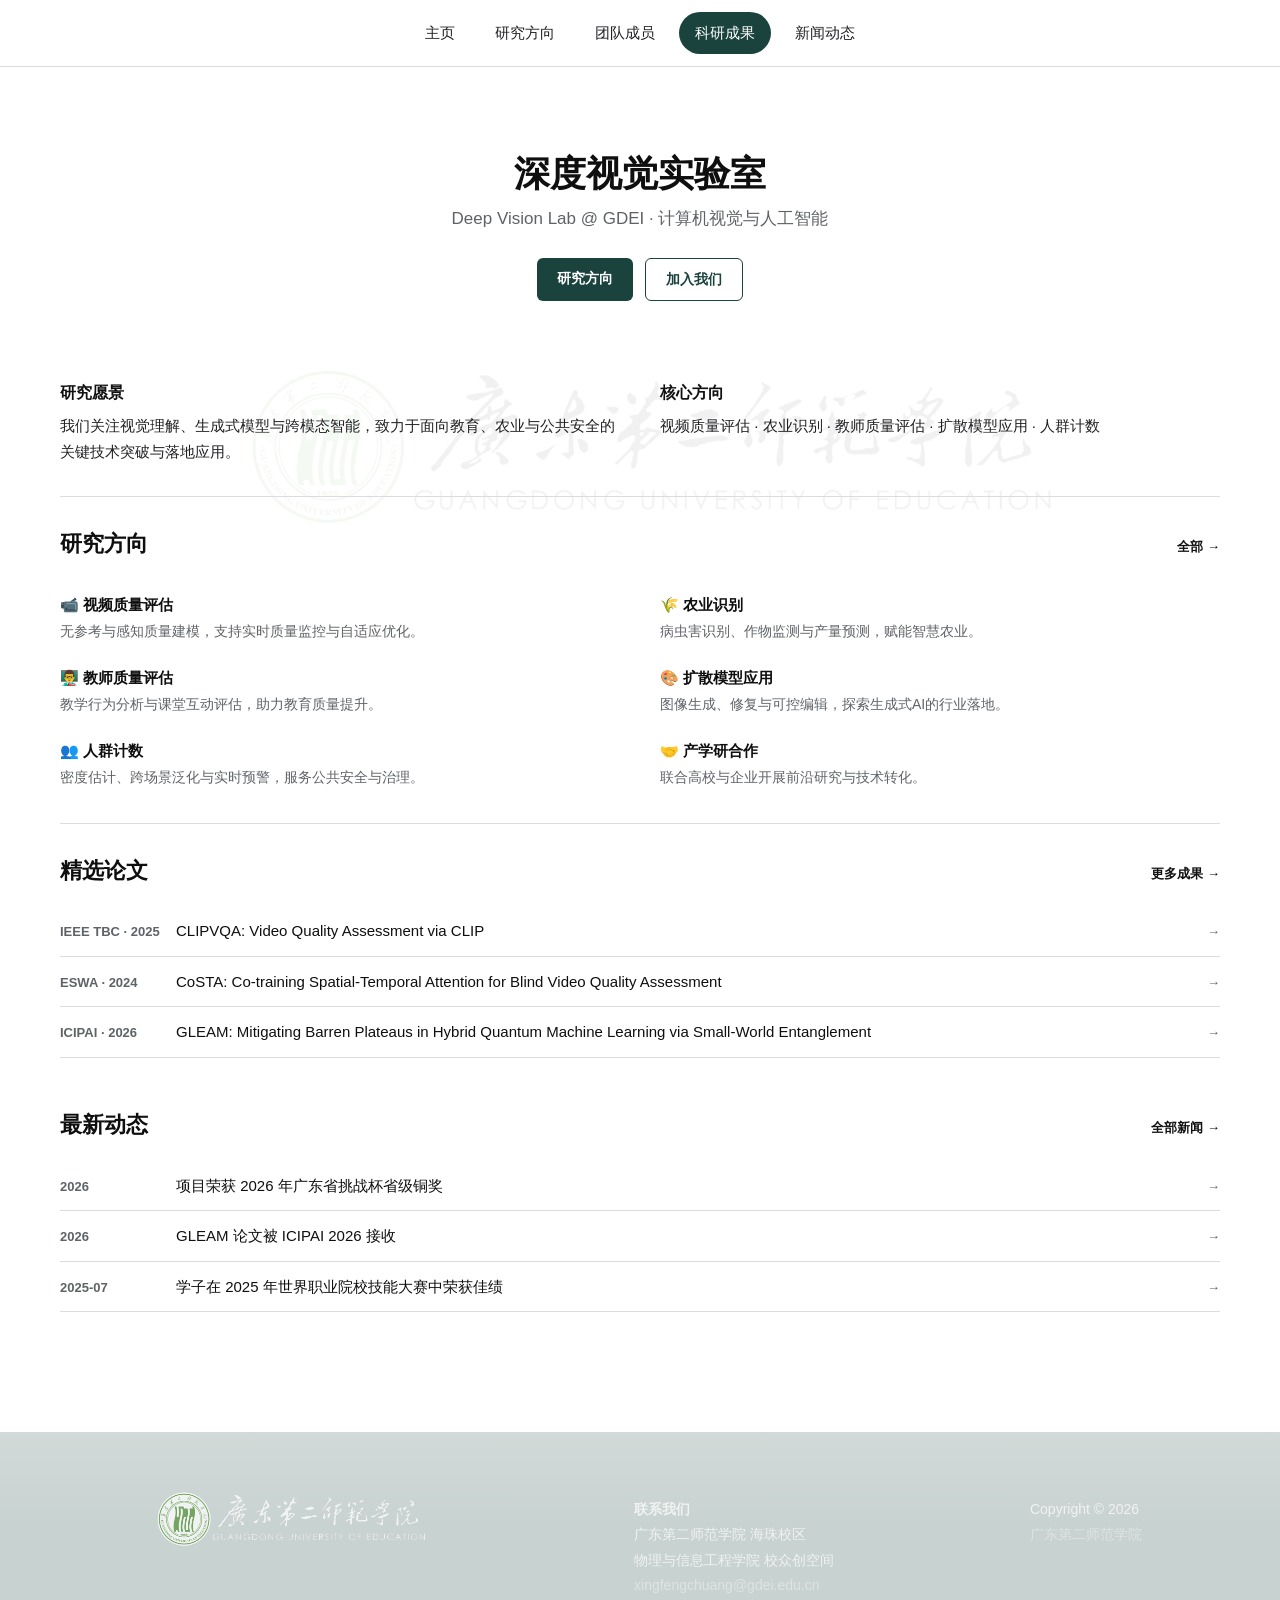
<file: index.html>
<!DOCTYPE html>
<html lang="zh-CN">
  <head>
    <meta charset="utf-8" />
    <meta name="viewport" content="width=device-width, initial-scale=1.0">
    <meta name="keywords" content="广东第二师范学院深度视觉实验室, 深度视觉, 计算机视觉, 人工智能, 视频质量评估, 农业识别, 教师质量评估, 扩散模型, 人群计数">
    <meta name="description" content="广东第二师范学院深度视觉实验室（Deep Vision Lab @ GDEI）。专注于计算机视觉与人工智能，包括视频质量评估、农业识别、教师质量评估、扩散模型与人群计数等方向。">
    <title>广东第二师范学院深度视觉实验室</title>

    <link rel="stylesheet" href="css/bootstrap.min.css">
    <link rel="stylesheet" href="css/common.css">
    <link rel="stylesheet" href="css/style.css" />
    <link rel="stylesheet" href="css/viewer.css" />

    <style>
      /* === 首页专属 === */
      .hero {
        padding: 64px 20px 48px; text-align: center;
        background: transparent;
      }
      .hero h1 { font-size: clamp(26px, 4.5vw, 36px); margin-bottom: 8px; }
      .hero p { font-size: clamp(14px, 2vw, 17px); color: var(--text-muted); margin-bottom: 24px; }
      .hero .cta { display: inline-flex; gap: 12px; flex-wrap: wrap; }

      /* 全页水印 Logo */
      .page-watermark {
        position: fixed; top: 50%; left: 50%; z-index: 0;
        width: 900px; height: 300px; pointer-events: none;
        background: url('images/black logo.png') center/contain no-repeat;
        opacity: 0.06;
        transform: translate(-50%, -50%);
        transition: transform 0.05s linear;
      }

      .home-container { max-width: 1200px; margin: 0 auto; padding: 0 20px 40px; position: relative; z-index: 1; }

      /* 简介双栏 — 不用卡片 */
      .about-grid {
        display: grid; grid-template-columns: 1fr 1fr; gap: 40px;
        padding: 32px 0; border-bottom: 1px solid var(--border);
      }
      .about-item h3 { color: var(--primary); font-size: 16px; margin: 0 0 8px; font-weight: 600; }
      .about-item p  { color: var(--text-body); font-size: 15px; line-height: 1.7; margin: 0; }

      /* 方向列表 — 两列，图标在标题左 */
      .dir-grid {
        display: grid; grid-template-columns: 1fr 1fr; gap: 12px 40px;
        padding: 28px 0; border-bottom: 1px solid var(--border);
      }
      .dir-item { padding: 6px 0; }
      .dir-item h3 { font-size: 15px; font-weight: 600; color: var(--text-heading); margin: 0 0 4px; }
      .dir-item p  { font-size: 14px; color: var(--text-muted); margin: 0; line-height: 1.6; }

      /* 论文/动态列表 — 简单行 */
      .info-list { margin: 20px 0; border-bottom: 1px solid var(--border); }
      .info-row {
        display: grid; grid-template-columns: 100px 1fr auto;
        gap: 16px; align-items: baseline; padding: 12px 0;
        border-bottom: 1px solid var(--border);
      }
      .info-row:last-child { border-bottom: none; }
      .info-row .meta {
        font-size: 13px; font-weight: 600; color: var(--text-muted); white-space: nowrap;
      }
      .info-row a { font-size: 15px; color: var(--text-heading); }
      .info-row a:hover { color: var(--primary); }
      .info-row .more { font-size: 13px; color: var(--text-muted); }

      /* 区块标题右侧链接 */
      .title-row {
        display: flex; align-items: baseline; justify-content: space-between;
        padding-top: 32px;
      }
      .title-row h2 { margin: 0; }
      .title-row .view-all { font-size: 13px; font-weight: 600; color: var(--primary); }
      .title-row .view-all:hover { text-decoration: underline; }

      @media (max-width: 768px) {
        .about-grid, .dir-grid { grid-template-columns: 1fr; gap: 20px; }
        .info-row { grid-template-columns: 80px 1fr; }
        .info-row .more { display: none; }
        .hero { padding: 40px 16px 32px; }
        .hero .cta { flex-direction: column; align-items: center; }
      }

      /* === 滚轮渐入动画 === */
      .reveal { opacity: 0; transform: translateY(24px); transition: opacity 0.6s ease, transform 0.6s ease; }
      .reveal.visible { opacity: 1; transform: translateY(0); }
      .reveal-stagger > * { opacity: 0; transform: translateY(20px); transition: opacity 0.5s ease, transform 0.5s ease; }
      .reveal-stagger > *.visible { opacity: 1; transform: translateY(0); }

      /* === 滚动进度条 === */
      #scroll-bar {
        position: fixed; top: 0; left: 0; height: 3px;
        background: var(--nav-active); z-index: 9999;
        width: 0%; transition: width 0.1s linear;
      }
    </style>
  </head>
  <body>

    <div id="scroll-bar"></div>

    <div class="page-watermark" id="page-watermark"></div>

    <a class="skip-link" href="#main-content">跳到主要内容</a>

    <header class="main-header">
        <nav aria-label="主导航">
            <a href="index.html" class="active" aria-current="page" id="nav-home">主页</a>
            <a href="research.html" id="nav-research">研究方向</a>
            <a href="people.html">团队成员</a>
            <a href="publications.html" id="nav-pubs">科研成果</a>
            <a href="news.html" id="nav-news">新闻动态</a>
        </nav>
        <button class="menu-toggle" aria-label="展开或收起导航">☰</button>
    </header>

    <!-- Hero — 唯一居中的区域 -->
    <section class="hero">
      <h1>深度视觉实验室</h1>
      <p>Deep Vision Lab @ GDEI · 计算机视觉与人工智能</p>
      <div class="cta">
        <a class="btn btn-primary" href="research.html">研究方向</a>
        <a class="btn btn-outline" href="people.html#join-us">加入我们</a>
      </div>
    </section>

    <div class="home-container" id="main-content">

      <!-- 关于我们 — 双栏文本，无卡片 -->
      <div class="about-grid reveal">
        <div class="about-item">
          <h3>研究愿景</h3>
          <p>我们关注视觉理解、生成式模型与跨模态智能，致力于面向教育、农业与公共安全的关键技术突破与落地应用。</p>
        </div>
        <div class="about-item">
          <h3>核心方向</h3>
          <p>视频质量评估 · 农业识别 · 教师质量评估 · 扩散模型应用 · 人群计数</p>
        </div>
      </div>

      <!-- 研究方向 — 两列列表，无卡片 -->
      <div class="title-row reveal" id="section-research">
        <h2>研究方向</h2>
        <a href="research.html" class="view-all">全部 &rarr;</a>
      </div>
      <div class="dir-grid reveal-stagger">
        <div class="dir-item">
          <h3>📹 视频质量评估</h3>
          <p>无参考与感知质量建模，支持实时质量监控与自适应优化。</p>
        </div>
        <div class="dir-item">
          <h3>🌾 农业识别</h3>
          <p>病虫害识别、作物监测与产量预测，赋能智慧农业。</p>
        </div>
        <div class="dir-item">
          <h3>👨‍🏫 教师质量评估</h3>
          <p>教学行为分析与课堂互动评估，助力教育质量提升。</p>
        </div>
        <div class="dir-item">
          <h3>🎨 扩散模型应用</h3>
          <p>图像生成、修复与可控编辑，探索生成式AI的行业落地。</p>
        </div>
        <div class="dir-item">
          <h3>👥 人群计数</h3>
          <p>密度估计、跨场景泛化与实时预警，服务公共安全与治理。</p>
        </div>
        <div class="dir-item">
          <h3>🤝 产学研合作</h3>
          <p>联合高校与企业开展前沿研究与技术转化。</p>
        </div>
      </div>

      <!-- 精选论文 — 简单行列表 -->
      <div class="title-row reveal" id="section-pubs" id="section-pubs">
        <h2>精选论文</h2>
        <a href="publications.html" class="view-all">更多成果 &rarr;</a>
      </div>
      <div class="info-list reveal-stagger">
        <div class="info-row">
          <span class="meta">IEEE TBC&nbsp;·&nbsp;2025</span>
          <a href="publications.html">CLIPVQA: Video Quality Assessment via CLIP</a>
          <span class="more">&rarr;</span>
        </div>
        <div class="info-row">
          <span class="meta">ESWA&nbsp;·&nbsp;2024</span>
          <a href="publications.html">CoSTA: Co-training Spatial-Temporal Attention for Blind Video Quality Assessment</a>
          <span class="more">&rarr;</span>
        </div>
        <div class="info-row">
          <span class="meta">ICIPAI&nbsp;·&nbsp;2026</span>
          <a href="publications.html">GLEAM: Mitigating Barren Plateaus in Hybrid Quantum Machine Learning via Small-World Entanglement</a>
          <span class="more">&rarr;</span>
        </div>
      </div>

      <!-- 最新动态 — 同上 -->
      <div class="title-row reveal" id="section-news">
        <h2>最新动态</h2>
        <a href="news.html" class="view-all">全部新闻 &rarr;</a>
      </div>
      <div class="info-list reveal-stagger">
        <div class="info-row">
          <span class="meta">2026</span>
          <a href="news.html">项目荣获 2026 年广东省挑战杯省级铜奖</a>
          <span class="more">&rarr;</span>
        </div>
        <div class="info-row">
          <span class="meta">2026</span>
          <a href="news.html">GLEAM 论文被 ICIPAI 2026 接收</a>
          <span class="more">&rarr;</span>
        </div>
        <div class="info-row">
          <span class="meta">2025-07</span>
          <a href="news.html">学子在 2025 年世界职业院校技能大赛中荣获佳绩</a>
          <span class="more">&rarr;</span>
        </div>
      </div>

    </div>

    <footer class="main-footer">
        <div class="footer-content">
            <img src="images/white logo.png" alt="广东第二师范学院" class="logo-university-footer"
                 onerror="this.src='https://placehold.co/400x70/555/ccc?text=University+Logo+Footer'; this.onerror=null;">
            <address>
              <strong style="color: var(--footer-text);">联系我们</strong><br>
              广东第二师范学院 海珠校区<br>
              物理与信息工程学院 校众创空间<br>
              <span style="color: var(--footer-link);">xingfengchuang@gdei.edu.cn</span>
            </address>
            <address>
                Copyright &copy; <span id="copyright-year">2025</span><br>
                <a href="https://www.gdei.edu.cn/" target="_blank">广东第二师范学院</a>
            </address>
        </div>
    </footer>

    <script src="js/jquery.min.js"></script>
    <script src="js/bootstrap.min.js"></script>
    <script src="js/bootstrap-hover-dropdown.js"></script>
    <script src="js/viewer.js"></script>
    <script src="js/common.js?v=footer-reveal"></script>
    <script>
      try { document.getElementById('copyright-year').textContent = new Date().getFullYear(); } catch (e) {}
      (function () {
        var t = document.querySelector('.main-header .menu-toggle');
        var h = document.querySelector('.main-header');
        if (t && h) t.addEventListener('click', function () { h.classList.toggle('nav-open'); });
      })();

      // === 滚轮渐入动画 ===
      var observer = new IntersectionObserver(function (entries) {
        entries.forEach(function (entry) {
          if (entry.isIntersecting) {
            entry.target.classList.add('visible');
          }
        });
      }, { threshold: 0.15, rootMargin: '0px 0px -30px 0px' });

      document.querySelectorAll('.reveal').forEach(function (el) { observer.observe(el); });

      document.querySelectorAll('.reveal-stagger').forEach(function (container) {
        var children = container.children;
        for (var i = 0; i < children.length; i++) {
          children[i].style.transitionDelay = (i * 0.08) + 's';
          observer.observe(children[i]);
        }
      });

      // === 全页水印视差 ===
      var pageWM = document.getElementById('page-watermark');
      if (pageWM) {
        window.addEventListener('scroll', function () {
          var scrollY = window.scrollY || document.documentElement.scrollTop;
          var docH = document.documentElement.scrollHeight - window.innerHeight;
          var pct = docH > 0 ? scrollY / docH : 0;
          var offsetY = pct * 120; // 最多移动 120px
          pageWM.style.transform = 'translate(-50%, calc(-50% - ' + offsetY + 'px))';
        }, { passive: true });
      }

      // === 导航滚动高亮 ===
      var sections = {
        'section-research': 'nav-research',
        'section-pubs': 'nav-pubs',
        'section-news': 'nav-news'
      };
      var navLinks = {};
      for (var key in sections) {
        navLinks[key] = document.getElementById(sections[key]);
      }

      var navObserver = new IntersectionObserver(function (entries) {
        entries.forEach(function (entry) {
          var link = navLinks[entry.target.id];
          if (!link) return;
          if (entry.isIntersecting) {
            // Clear all active states
            document.querySelectorAll('.main-header nav a').forEach(function (a) { a.classList.remove('active'); });
            link.classList.add('active');
          }
        });
      }, { threshold: 0.4 });

      for (var id in sections) {
        var el = document.getElementById(id);
        if (el) navObserver.observe(el);
      }

      // Reset to home when scrolling back to top
      var homeLink = document.getElementById('nav-home');
      var heroEl = document.querySelector('.hero');
      if (homeLink && heroEl) {
        var heroObserver = new IntersectionObserver(function (entries) {
          if (entries[0].isIntersecting) {
            document.querySelectorAll('.main-header nav a').forEach(function (a) { a.classList.remove('active'); });
            homeLink.classList.add('active');
          }
        }, { threshold: 0.3 });
        heroObserver.observe(heroEl);
      }

      // === 滚动进度条 ===
      var bar = document.getElementById('scroll-bar');
      window.addEventListener('scroll', function () {
        var scrollTop = window.scrollY || document.documentElement.scrollTop;
        var docHeight = document.documentElement.scrollHeight - window.innerHeight;
        var pct = docHeight > 0 ? (scrollTop / docHeight) * 100 : 0;
        bar.style.width = pct + '%';
      }, { passive: true });
    </script>

  </body>
</html>
</file>
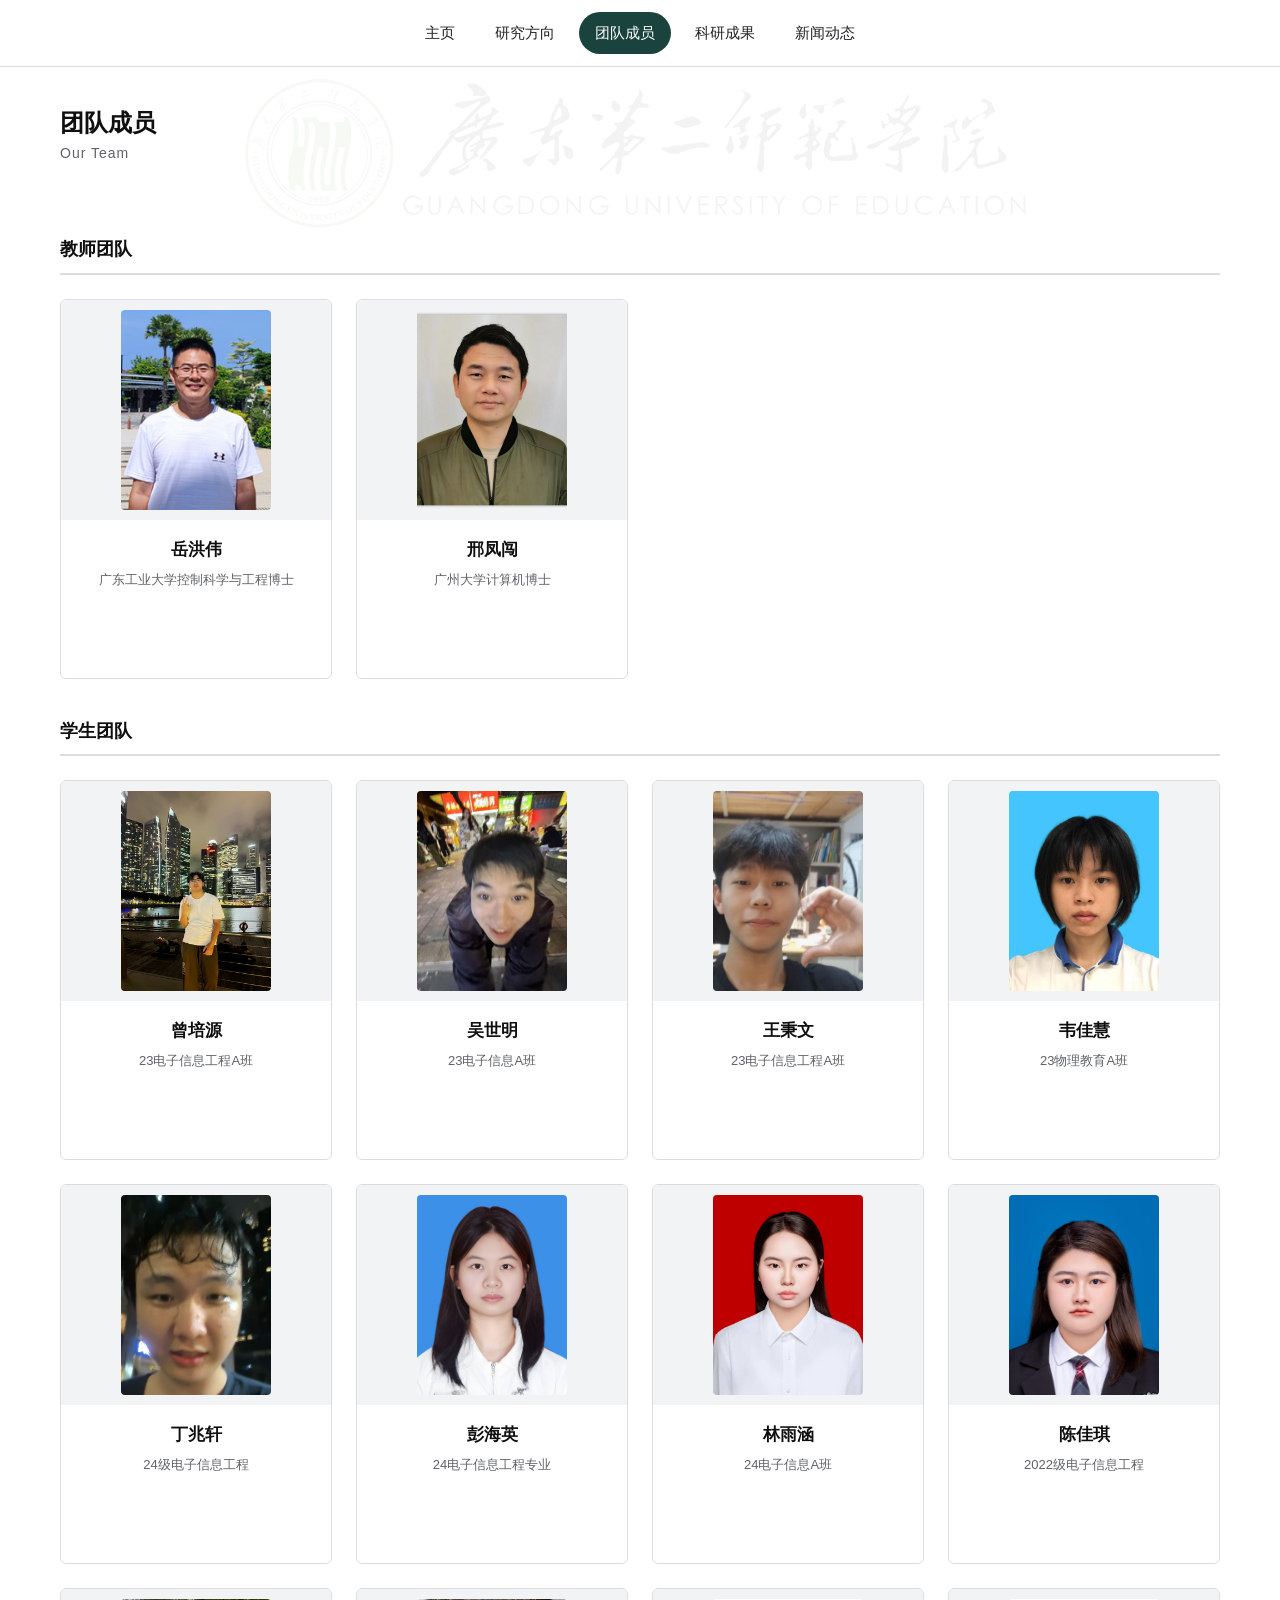
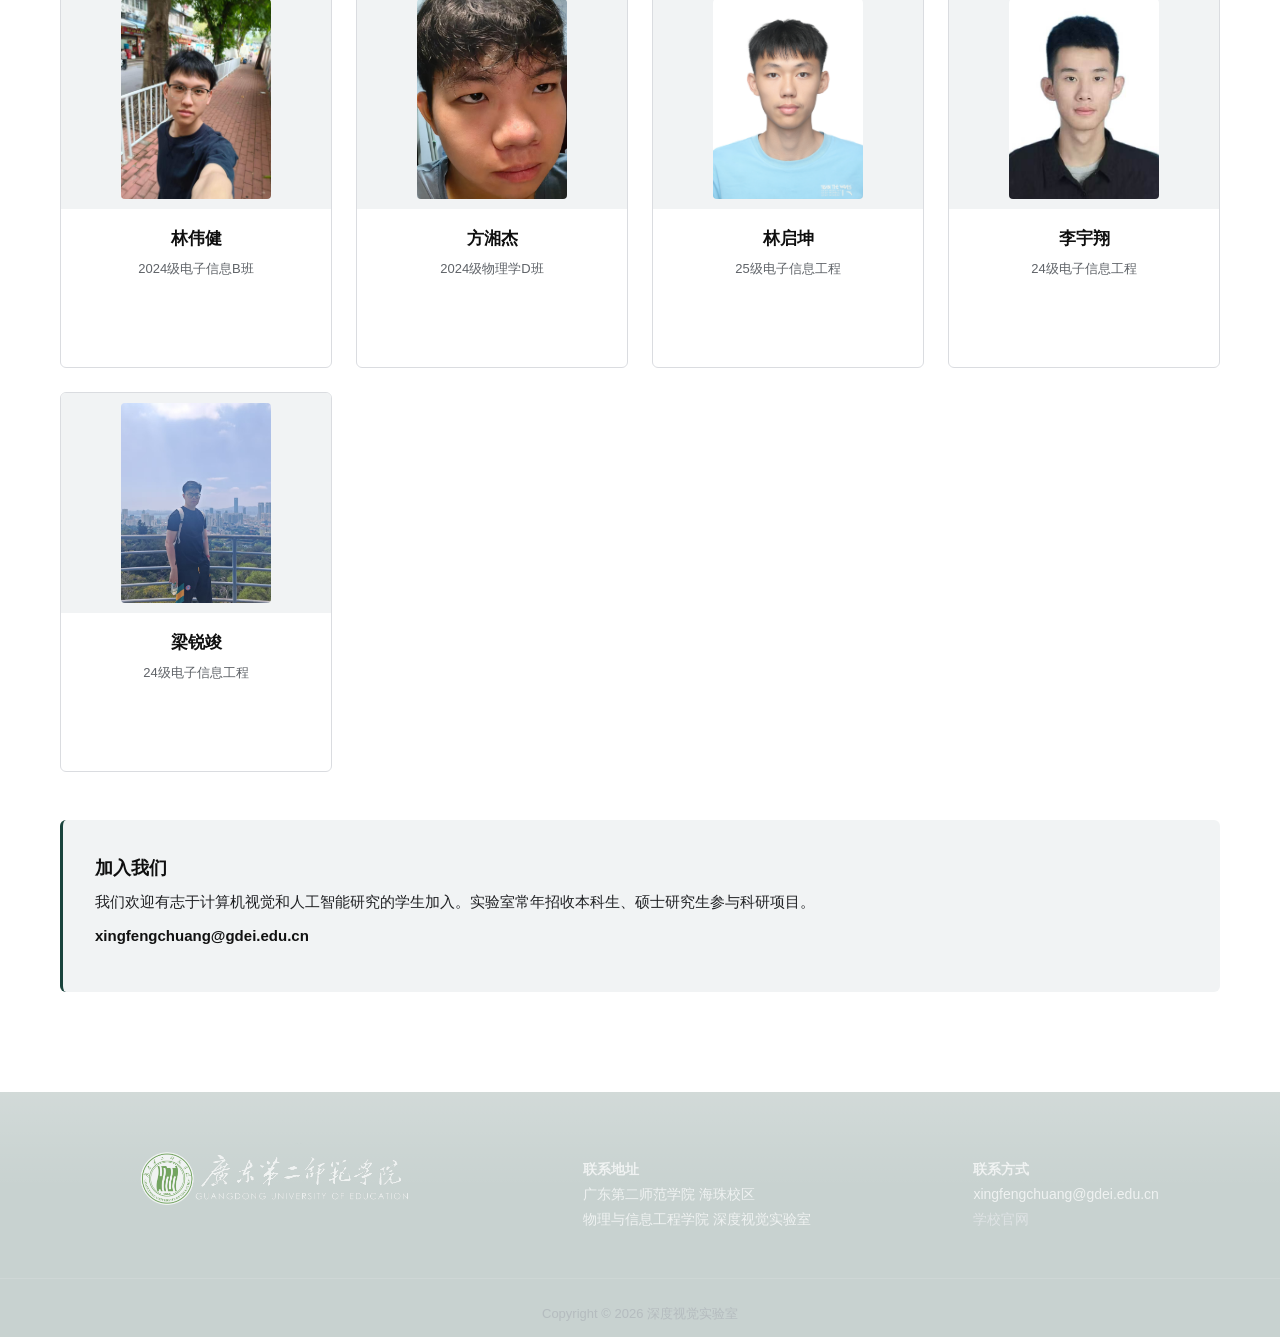
<file: people.html>
<!DOCTYPE html>
<html lang="zh-CN">
  <head>
    <meta charset="utf-8" />
    <meta name="viewport" content="width=device-width, initial-scale=1.0">
    <title>团队成员 - 广东第二师范学院深度视觉实验室</title>
    <link rel="stylesheet" href="css/bootstrap.min.css">
    <link rel="stylesheet" href="css/common.css">
    <link rel="stylesheet" href="css/style.css" />
    <style>
      /* === 团队成员专属 === */

      .section-header {
        margin-top: 40px; margin-bottom: 24px;
        padding-bottom: 10px; border-bottom: 2px solid var(--border);
      }
      .section-header h2 { font-size: 18px; font-weight: 700; margin: 0; color: var(--text-heading); }

      /* 成员网格 */
      .member-grid {
        display: grid;
        grid-template-columns: repeat(auto-fill, minmax(260px, 1fr));
        gap: 24px;
        margin-bottom: 40px;
      }

      /* === 翻转卡片 === */
      .member-card {
        perspective: 1000px; cursor: pointer;
        min-height: 380px;
      }
      .card-inner {
        position: relative; width: 100%; height: 100%;
        transition: transform 0.5s ease;
        transform-style: preserve-3d;
      }
      .member-card.flipped .card-inner { transform: rotateY(180deg); }

      .card-front, .card-back {
        position: absolute; inset: 0;
        backface-visibility: hidden;
        border-radius: 6px; border: 1px solid var(--border);
        background: var(--bg-card); overflow: hidden;
        display: flex; flex-direction: column;
      }
      .card-front .front-body { flex: 1; }
      .card-front .flip-hint {
        font-size: 11px; color: var(--text-muted);
        text-align: center; padding: 8px;
        border-top: 1px solid var(--border);
        opacity: 0; transition: opacity 0.2s;
      }
      .card-back {
        transform: rotateY(180deg);
        padding: 24px 20px;
      }

      /* 正面 — 照片 + 姓名 + 头衔 */
      .card-front .member-photo {
        width: 100%; height: 220px;
        background: var(--primary-light);
        display: flex; align-items: center; justify-content: center;
        overflow: hidden;
      }
      .card-front .member-photo img {
        width: 150px; height: 200px;
        object-fit: cover; object-position: top center;
        border-radius: 4px;
      }
      .card-front .front-info { padding: 16px 18px; text-align: center; }
      .card-front .member-name  { font-size: 17px; font-weight: 700; color: var(--text-heading); margin-bottom: 4px; }
      .card-front .member-title { font-size: 13px; color: var(--text-muted); font-weight: 500; }
      .member-card:hover .card-front .flip-hint { opacity: 1; }

      /* 背面 — 研究介绍 + 邮箱 */
      .card-back .back-name {
        font-size: 18px; font-weight: 700; color: var(--text-heading);
        margin-bottom: 16px; padding-bottom: 12px;
        border-bottom: 1px solid var(--border);
      }
      .card-back .member-research {
        font-size: 14px; color: var(--text-body); line-height: 1.7;
        flex-grow: 1; margin-bottom: 16px;
      }
      .card-back .member-contact {
        font-size: 12px; color: var(--text-muted);
        border-top: 1px solid var(--border); padding-top: 12px;
      }
      .card-back .back-hint {
        margin-top: 12px; font-size: 11px; color: var(--primary);
        text-align: center;
      }

      /* 加入我们 */
      #join-us {
        background: var(--primary-light); padding: 36px 32px;
        margin-top: 48px; border-radius: 6px;
        border-left: 3px solid var(--nav-active);
      }
      #join-us h2 { font-size: 18px; margin: 0 0 8px; }
      #join-us p  { font-size: 15px; color: var(--text-body); margin: 0 0 8px; line-height: 1.7; }
      #join-us strong { color: var(--primary); }

      @media (max-width: 768px) {
        .member-card { min-height: 340px; }
      }
    </style>
  </head>
  <body>

    <a class="skip-link" href="#main-content">跳到主要内容</a>

    <header class="main-header">
        <nav aria-label="主导航">
            <a href="index.html">主页</a>
            <a href="research.html">研究方向</a>
            <a href="people.html" class="active">团队成员</a>
            <a href="publications.html">科研成果</a>
            <a href="news.html">新闻动态</a>
        </nav>
        <button class="menu-toggle" aria-label="展开或收起导航">☰</button>
    </header>

    <section class="page-title watermark">
      <h1>团队成员</h1>
      <p>Our Team</p>
    </section>

    <div class="content-section" id="main-content">

      <div class="section-header"><h2>教师团队</h2></div>

            <!-- AUTO_TEACHERS_START -->
      <div class="member-grid">
        <div class="member-card" onclick="this.classList.toggle('flipped')">
          <div class="card-inner">
            <div class="card-front">
              <div class="front-body">
              <div class="member-photo">
            <img src="images/t-yhw.png" alt="岳洪伟" onerror="this.style.display='none';this.parentNode.innerHTML='<span style=font-size:40px>👨‍🏫</span>'">
          </div>
              <div class="front-info">
                <div class="member-name">岳洪伟</div>
                <div class="member-title">广东工业大学控制科学与工程博士</div>
                              </div>
              </div>
              <div class="flip-hint">Click</div>
            </div>
            <div class="card-back">
              <div class="back-name">岳洪伟</div>
              <div class="member-research">主要从事机器视觉方向的研究，现就职于广东第二师范学院物流与信息工程学院，共同完成项目开发与运营。</div>
              <div class="back-hint">Back</div>
            </div>
          </div>
        </div>

        <div class="member-card" onclick="this.classList.toggle('flipped')">
          <div class="card-inner">
            <div class="card-front">
              <div class="front-body">
              <div class="member-photo">
            <img src="images/t-xfc.png" alt="邢凤闯" onerror="this.style.display='none';this.parentNode.innerHTML='<span style=font-size:40px>👨‍🏫</span>'">
          </div>
              <div class="front-info">
                <div class="member-name">邢凤闯</div>
                <div class="member-title">广州大学计算机博士</div>
                              </div>
              </div>
              <div class="flip-hint">Click</div>
            </div>
            <div class="card-back">
              <div class="back-name">邢凤闯</div>
              <div class="member-research">主要从事机器视觉方向的研究，现就职于广东第二师范学院物流与信息工程学院，共同完成项目开发与运营。</div>
              <div class="back-hint">Back</div>
            </div>
          </div>
        </div>
      </div>
            <!-- AUTO_TEACHERS_END -->

      <div class="section-header"><h2>学生团队</h2></div>

            <!-- AUTO_STUDENTS_START -->
      <div class="member-grid">
        <div class="member-card" onclick="this.classList.toggle('flipped')">
          <div class="card-inner">
            <div class="card-front">
              <div class="front-body">
              <div class="member-photo">
            <img src="images/s-zpy.jpg" alt="曾培源" onerror="this.style.display='none';this.parentNode.innerHTML='<span style=font-size:40px>🎓</span>'">
          </div>
              <div class="front-info">
                <div class="member-name">曾培源</div>
                <div class="member-title">23电子信息工程A班</div>
                              </div>
              </div>
              <div class="flip-hint">Click</div>
            </div>
            <div class="card-back">
              <div class="back-name">曾培源</div>
              <div class="member-research">新加坡国立大学公费交流访学习（创新管理、人工智能），国家级大创主持人，发表SCI、EI等三篇，国家发明专利一项，软著三项。</div>
              <div class="back-hint">Back</div>
            </div>
          </div>
        </div>

        <div class="member-card" onclick="this.classList.toggle('flipped')">
          <div class="card-inner">
            <div class="card-front">
              <div class="front-body">
              <div class="member-photo">
            <img src="images/s-wsm.jpg" alt="吴世明" onerror="this.style.display='none';this.parentNode.innerHTML='<span style=font-size:40px>🎓</span>'">
          </div>
              <div class="front-info">
                <div class="member-name">吴世明</div>
                <div class="member-title">23电子信息A班</div>
                              </div>
              </div>
              <div class="flip-hint">Click</div>
            </div>
            <div class="card-back">
              <div class="back-name">吴世明</div>
              <div class="member-research">主要研究方向包括机器人智能控制、深度学习在机器人感知与决策中的应用、嵌入式系统软硬件协同设计，以及无刷电机（BLDC）闭环控制。</div>
              <div class="member-contact">hotgirlllllllll@outlook.com</div>
              <div class="back-hint">Back</div>
            </div>
          </div>
        </div>

        <div class="member-card" onclick="this.classList.toggle('flipped')">
          <div class="card-inner">
            <div class="card-front">
              <div class="front-body">
              <div class="member-photo">
            <img src="images/s-wbw.jpg" alt="王秉文" onerror="this.style.display='none';this.parentNode.innerHTML='<span style=font-size:40px>🎓</span>'">
          </div>
              <div class="front-info">
                <div class="member-name">王秉文</div>
                <div class="member-title">23电子信息工程A班</div>
                              </div>
              </div>
              <div class="flip-hint">Click</div>
            </div>
            <div class="card-back">
              <div class="back-name">王秉文</div>
              <div class="member-research">3D建模与打印，信号检测。<br>广东省aelos鸿蒙机器人挑战赛三等奖；3D建模全国高校数字艺术设计大赛未来设计师三等奖；深圳市昊科达电子有限公司实习生；深圳国测电子有限公司实习生。</div>
              <div class="back-hint">Back</div>
            </div>
          </div>
        </div>

        <div class="member-card" onclick="this.classList.toggle('flipped')">
          <div class="card-inner">
            <div class="card-front">
              <div class="front-body">
              <div class="member-photo">
            <img src="images/s-wjh.jpg" alt="韦佳慧" onerror="this.style.display='none';this.parentNode.innerHTML='<span style=font-size:40px>🎓</span>'">
          </div>
              <div class="front-info">
                <div class="member-name">韦佳慧</div>
                <div class="member-title">23物理教育A班</div>
                              </div>
              </div>
              <div class="flip-hint">Click</div>
            </div>
            <div class="card-back">
              <div class="back-name">韦佳慧</div>
              <div class="member-research">主要参与实验室教学辅助与物理实验数据分析。</div>
              <div class="back-hint">Back</div>
            </div>
          </div>
        </div>

        <div class="member-card" onclick="this.classList.toggle('flipped')">
          <div class="card-inner">
            <div class="card-front">
              <div class="front-body">
              <div class="member-photo">
            <img src="images/s-dzx.jpg" alt="丁兆轩" onerror="this.style.display='none';this.parentNode.innerHTML='<span style=font-size:40px>🎓</span>'">
          </div>
              <div class="front-info">
                <div class="member-name">丁兆轩</div>
                <div class="member-title">24级电子信息工程</div>
                              </div>
              </div>
              <div class="flip-hint">Click</div>
            </div>
            <div class="card-back">
              <div class="back-name">丁兆轩</div>
              <div class="member-research">视觉人工智能交互。</div>
              <div class="member-contact">3509417485@qq.com</div>
              <div class="back-hint">Back</div>
            </div>
          </div>
        </div>

        <div class="member-card" onclick="this.classList.toggle('flipped')">
          <div class="card-inner">
            <div class="card-front">
              <div class="front-body">
              <div class="member-photo">
            <img src="images/s-phy.jpg" alt="彭海英" onerror="this.style.display='none';this.parentNode.innerHTML='<span style=font-size:40px>🎓</span>'">
          </div>
              <div class="front-info">
                <div class="member-name">彭海英</div>
                <div class="member-title">24电子信息工程专业</div>
                              </div>
              </div>
              <div class="flip-hint">Click</div>
            </div>
            <div class="card-back">
              <div class="back-name">彭海英</div>
              <div class="member-research">嵌入式设备网络通信，优化低功耗数据传输方案。</div>
              <div class="member-contact">728195068@qq.com</div>
              <div class="back-hint">Back</div>
            </div>
          </div>
        </div>

        <div class="member-card" onclick="this.classList.toggle('flipped')">
          <div class="card-inner">
            <div class="card-front">
              <div class="front-body">
              <div class="member-photo">
            <img src="images/s-lyh.jpg" alt="林雨涵" onerror="this.style.display='none';this.parentNode.innerHTML='<span style=font-size:40px>🎓</span>'">
          </div>
              <div class="front-info">
                <div class="member-name">林雨涵</div>
                <div class="member-title">24电子信息A班</div>
                              </div>
              </div>
              <div class="flip-hint">Click</div>
            </div>
            <div class="card-back">
              <div class="back-name">林雨涵</div>
              <div class="member-research">深度神经网络学习，机器视觉与图像识别实验。</div>
              <div class="member-contact">2471810563@qq.com</div>
              <div class="back-hint">Back</div>
            </div>
          </div>
        </div>

        <div class="member-card" onclick="this.classList.toggle('flipped')">
          <div class="card-inner">
            <div class="card-front">
              <div class="front-body">
              <div class="member-photo">
            <img src="images/s-cjq.jpg" alt="陈佳琪" onerror="this.style.display='none';this.parentNode.innerHTML='<span style=font-size:40px>🎓</span>'">
          </div>
              <div class="front-info">
                <div class="member-name">陈佳琪</div>
                <div class="member-title">2022级电子信息工程</div>
                              </div>
              </div>
              <div class="flip-hint">Click</div>
            </div>
            <div class="card-back">
              <div class="back-name">陈佳琪</div>
              <div class="member-research">嵌入式与计算机视觉，基于ARM-MCU开发与融合多传感器，研究轻量级AI模型的优化与部署，应用于实时控制与计算机视觉任务。</div>
              <div class="member-contact">1706542118@qq.com</div>
              <div class="back-hint">Back</div>
            </div>
          </div>
        </div>

        <div class="member-card" onclick="this.classList.toggle('flipped')">
          <div class="card-inner">
            <div class="card-front">
              <div class="front-body">
              <div class="member-photo">
            <img src="images/s-lwj.jpg" alt="林伟健" onerror="this.style.display='none';this.parentNode.innerHTML='<span style=font-size:40px>🎓</span>'">
          </div>
              <div class="front-info">
                <div class="member-name">林伟健</div>
                <div class="member-title">2024级电子信息B班</div>
                              </div>
              </div>
              <div class="flip-hint">Click</div>
            </div>
            <div class="card-back">
              <div class="back-name">林伟健</div>
              <div class="member-research">大模型记忆与智能体记忆</div>
              <div class="back-hint">Back</div>
            </div>
          </div>
        </div>

        <div class="member-card" onclick="this.classList.toggle('flipped')">
          <div class="card-inner">
            <div class="card-front">
              <div class="front-body">
              <div class="member-photo">
            <img src="images/s-fxj.jpg" alt="方湘杰" onerror="this.style.display='none';this.parentNode.innerHTML='<span style=font-size:40px>🎓</span>'">
          </div>
              <div class="front-info">
                <div class="member-name">方湘杰</div>
                <div class="member-title">2024级物理学D班</div>
                              </div>
              </div>
              <div class="flip-hint">Click</div>
            </div>
            <div class="card-back">
              <div class="back-name">方湘杰</div>
              <div class="member-research">物理信息神经网络<br>全国大学生数学竞赛初赛三等奖</div>
              <div class="back-hint">Back</div>
            </div>
          </div>
        </div>

        <div class="member-card" onclick="this.classList.toggle('flipped')">
          <div class="card-inner">
            <div class="card-front">
              <div class="front-body">
              <div class="member-photo">
            <img src="images/s-lqk.jpg" alt="林启坤" onerror="this.style.display='none';this.parentNode.innerHTML='<span style=font-size:40px>🎓</span>'">
          </div>
              <div class="front-info">
                <div class="member-name">林启坤</div>
                <div class="member-title">25级电子信息工程</div>
                              </div>
              </div>
              <div class="flip-hint">Click</div>
            </div>
            <div class="card-back">
              <div class="back-name">林启坤</div>
              <div class="member-research">基于YOLO的轻量级鱼类检测方法研究</div>
              <div class="back-hint">Back</div>
            </div>
          </div>
        </div>

        <div class="member-card" onclick="this.classList.toggle('flipped')">
          <div class="card-inner">
            <div class="card-front">
              <div class="front-body">
              <div class="member-photo">
            <img src="images/s-lyx.jpg" alt="李宇翔" onerror="this.style.display='none';this.parentNode.innerHTML='<span style=font-size:40px>🎓</span>'">
          </div>
              <div class="front-info">
                <div class="member-name">李宇翔</div>
                <div class="member-title">24级电子信息工程</div>
                              </div>
              </div>
              <div class="flip-hint">Click</div>
            </div>
            <div class="card-back">
              <div class="back-name">李宇翔</div>
              <div class="member-research">优化视觉图像处理</div>
              <div class="back-hint">Back</div>
            </div>
          </div>
        </div>

        <div class="member-card" onclick="this.classList.toggle('flipped')">
          <div class="card-inner">
            <div class="card-front">
              <div class="front-body">
              <div class="member-photo">
            <img src="images/s-lrj.jpg" alt="梁锐竣" onerror="this.style.display='none';this.parentNode.innerHTML='<span style=font-size:40px>🎓</span>'">
          </div>
              <div class="front-info">
                <div class="member-name">梁锐竣</div>
                <div class="member-title">24级电子信息工程</div>
                              </div>
              </div>
              <div class="flip-hint">Click</div>
            </div>
            <div class="card-back">
              <div class="back-name">梁锐竣</div>
              <div class="member-research">优化视觉图像处理</div>
              <div class="back-hint">Back</div>
            </div>
          </div>
        </div>
      </div>
            <!-- AUTO_STUDENTS_END -->

      <div id="join-us">
        <h2>加入我们</h2>
        <p>我们欢迎有志于计算机视觉和人工智能研究的学生加入。实验室常年招收本科生、硕士研究生参与科研项目。</p>
        <p><strong>xingfengchuang@gdei.edu.cn</strong></p>
      </div>

    </div>

    <footer class="main-footer">
        <div class="footer-content">
            <img src="images/white logo.png" alt="广东第二师范学院" class="logo-university-footer" onerror="this.src='https://placehold.co/350x60/555/ccc?text=University+Logo';">
            <address>
              <strong style="color: var(--footer-text);">联系地址</strong><br>
              广东第二师范学院 海珠校区<br>
              物理与信息工程学院 深度视觉实验室
            </address>
            <address>
              <strong style="color: var(--footer-text);">联系方式</strong><br>
              xingfengchuang@gdei.edu.cn<br>
              <a href="https://www.gdei.edu.cn/" target="_blank">学校官网</a>
            </address>
        </div>
        <div class="footer-bottom">
          Copyright &copy; <span id="copyright-year">2025</span> 深度视觉实验室
        </div>
    </footer>

    <script src="js/jquery.min.js"></script>
    <script src="js/bootstrap.min.js"></script>
    <script src="js/common.js?v=footer-reveal"></script>
    <script>
      try { document.getElementById('copyright-year').textContent = new Date().getFullYear(); } catch (e) {}
      (function () {
        var t = document.querySelector('.menu-toggle');
        var h = document.querySelector('.main-header');
        if (t && h) t.addEventListener('click', function () { h.classList.toggle('nav-open'); });
      })();
    </script>
  </body>
</html>
</file>
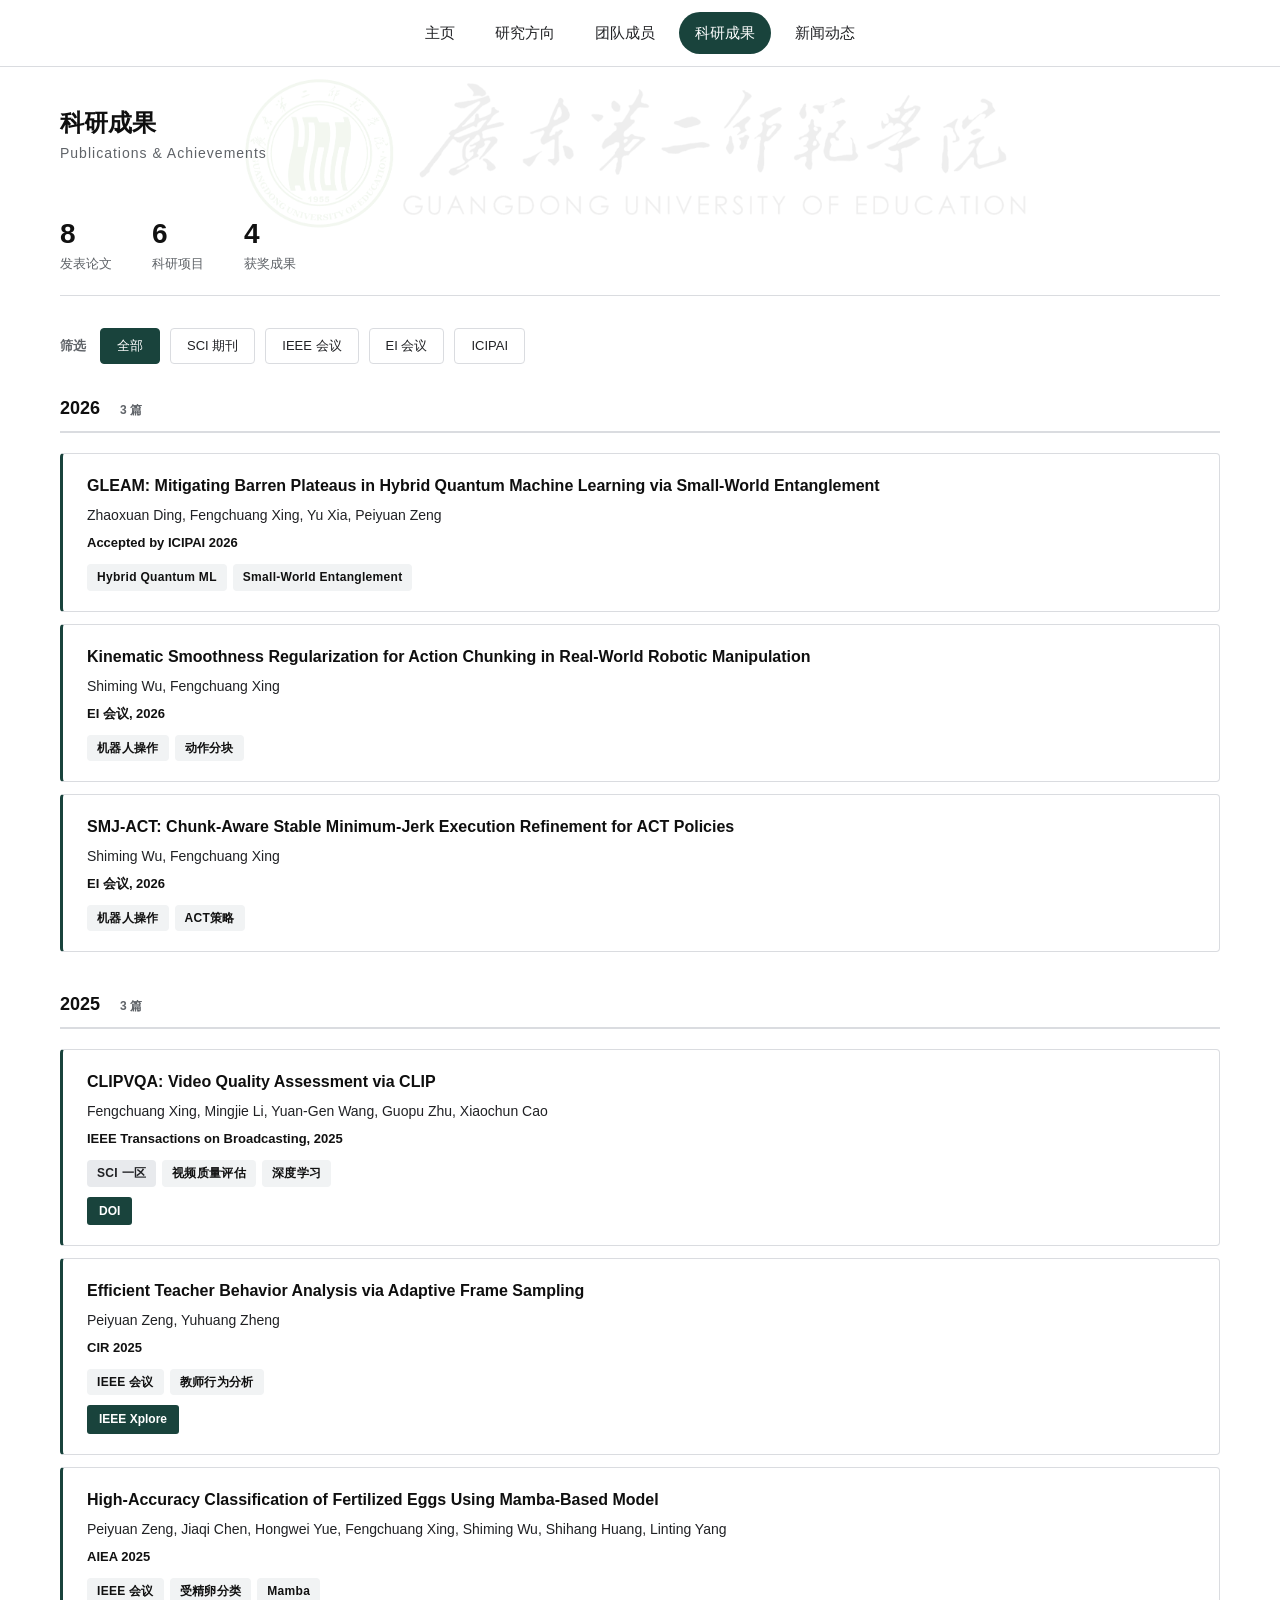
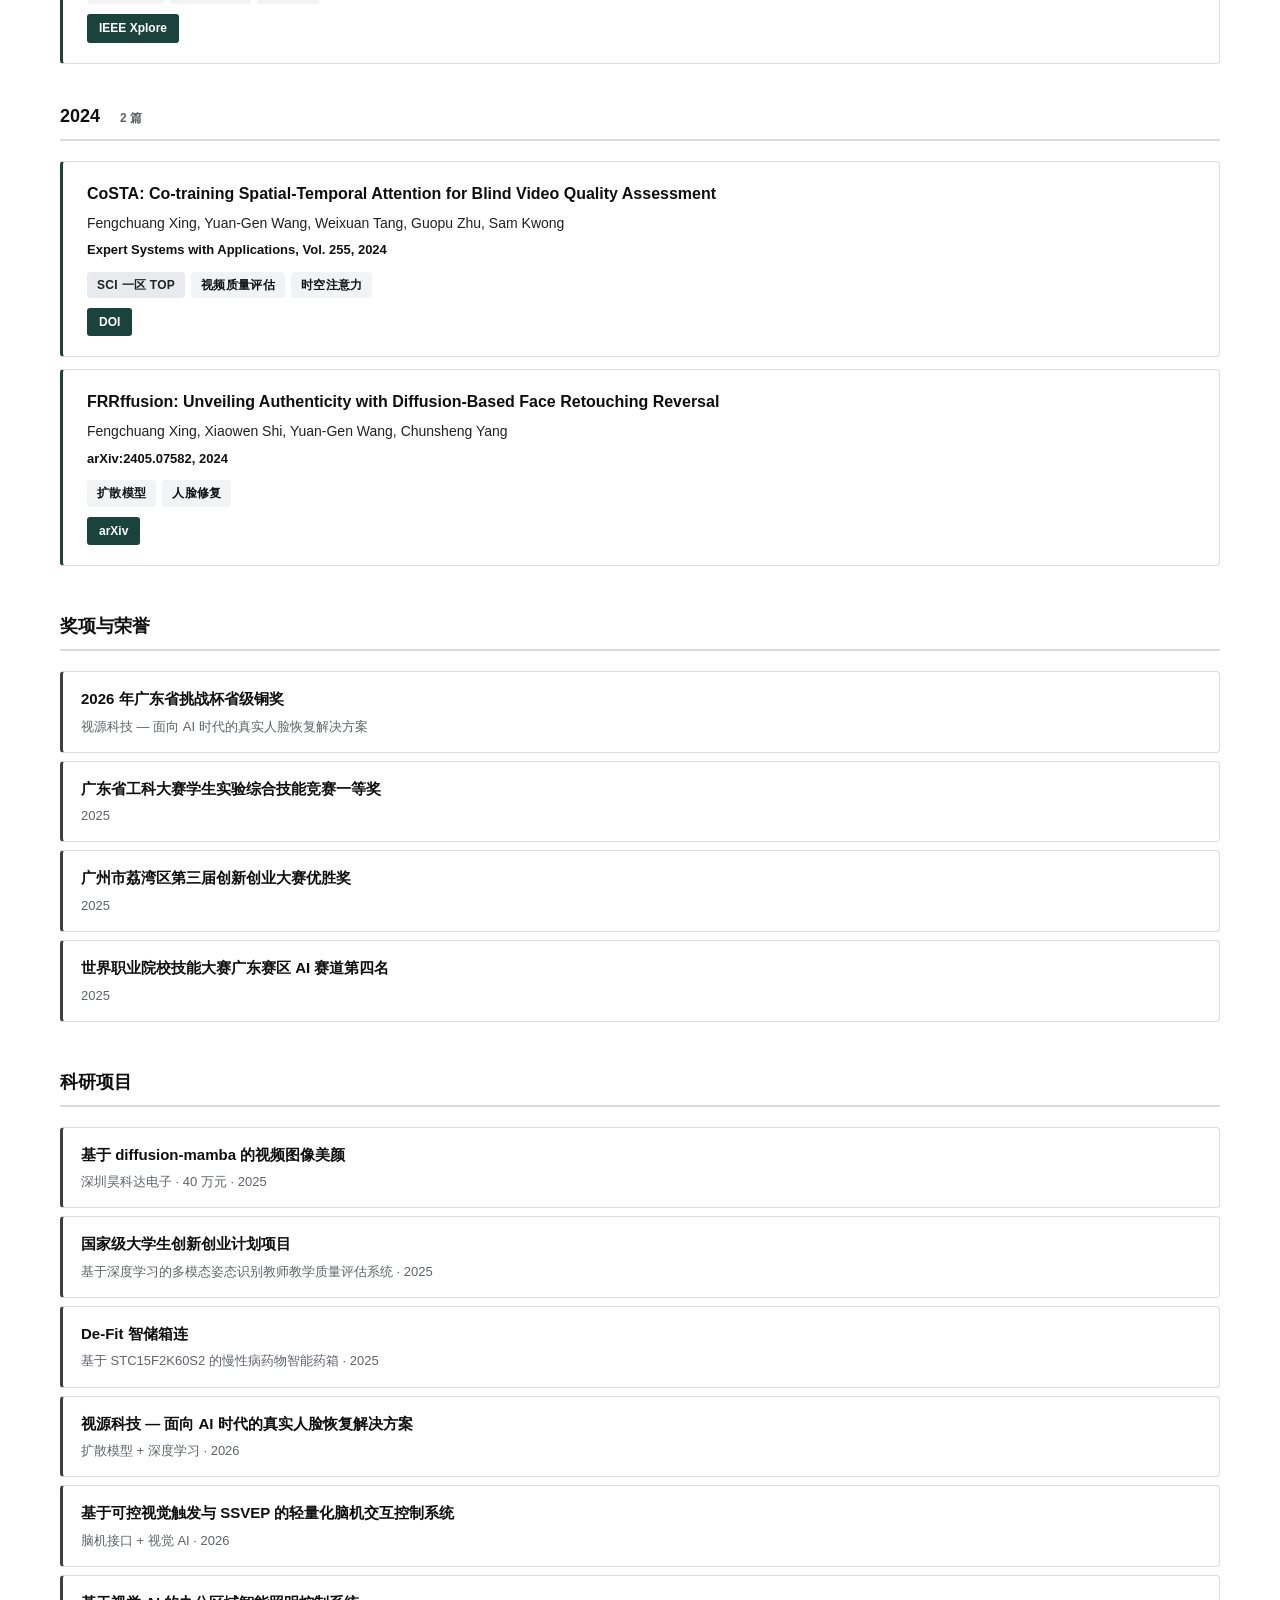
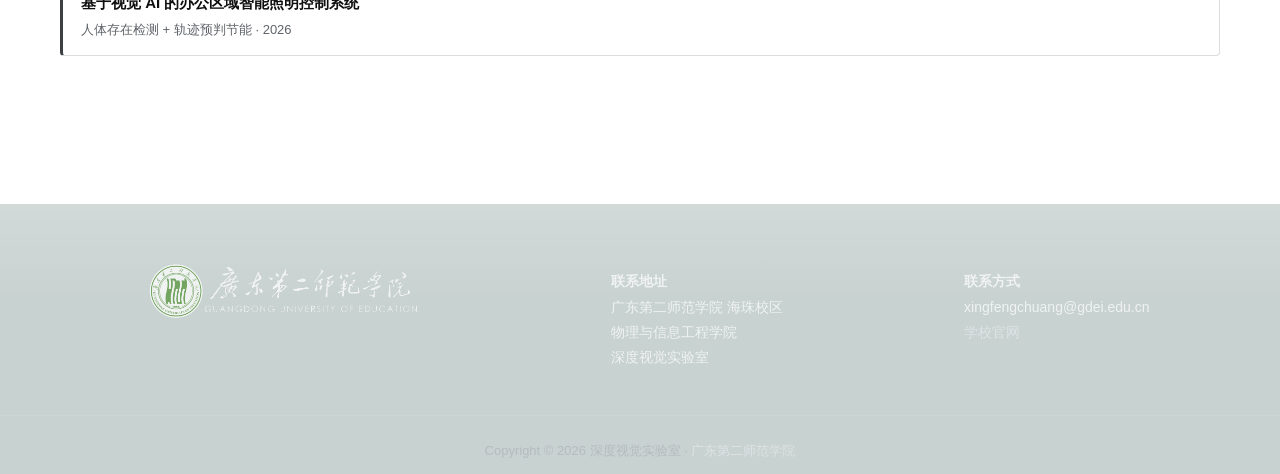
<file: publications.html>
<!DOCTYPE html>
<html lang="zh-CN">
  <head>
    <meta charset="utf-8" />
    <meta name="viewport" content="width=device-width, initial-scale=1.0">
    <meta name="keywords" content="广东第二师范学院深度视觉实验室, 科研成果, 论文发表">
    <meta name="description" content="广东第二师范学院深度视觉实验室科研成果与论文发表">
    <title>科研成果 - 广东第二师范学院深度视觉实验室</title>

    <link rel="stylesheet" href="css/bootstrap.min.css">
    <link rel="stylesheet" href="css/common.css">
    <link rel="stylesheet" href="css/style.css" />

    <style>
      /* === 科研成果专属 === */

      /* 统计数字行 — 不用渐变卡片 */
      .stats-row {
        display: flex; gap: 40px; padding: 20px 0;
        border-bottom: 1px solid var(--border); margin-bottom: 32px;
      }
      .stat-item { text-align: left; }
      .stat-number { font-size: 28px; font-weight: 800; color: var(--primary); line-height: 1.2; }
      .stat-label  { font-size: 13px; color: var(--text-muted); font-weight: 500; margin-top: 2px; }

      /* 筛选器 */
      .filter-section {
        display: flex; flex-wrap: wrap; gap: 10px; align-items: center; margin-bottom: 32px;
      }
      .filter-label { font-size: 13px; font-weight: 600; color: var(--text-muted); margin-right: 4px; }
      .filter-btn {
        padding: 6px 16px; border-radius: 4px; border: 1px solid var(--border);
        background: var(--bg-card); color: var(--text-body); cursor: pointer;
        font-size: 13px; font-weight: 500; transition: all 0.15s;
      }
      .filter-btn:hover { border-color: var(--nav-active); color: var(--nav-active); }
      .filter-btn.active { background: var(--nav-active); color: var(--text-inverse); border-color: var(--nav-active); }
      .filter-btn.show-all { background: var(--nav-active); color: var(--text-inverse); border-color: var(--nav-active); }

      /* 年份区域 */
      .year-section { margin-bottom: 40px; }
      .year-header {
        font-size: 18px; font-weight: 700; color: var(--text-heading);
        padding-bottom: 10px; margin-bottom: 20px;
        border-bottom: 2px solid var(--border);
        display: flex; align-items: baseline; gap: 10px;
      }
      .year-badge {
        font-size: 12px; font-weight: 600; color: var(--text-muted);
        background: var(--bg-page); padding: 2px 10px; border-radius: 3px;
      }

      /* 论文卡片 — 左侧色条 */
      .publication-card {
        background: var(--bg-card); border-radius: 4px; padding: 20px 24px;
        margin-bottom: 12px; border: 1px solid var(--border);
        border-left: 3px solid var(--nav-active);
        transition: border-color 0.15s;
      }
      .publication-card:hover { border-color: var(--nav-active); }
      .publication-card.hidden { display: none; }

      .pub-title {
        font-size: 16px; font-weight: 600; color: var(--text-heading);
        margin-bottom: 6px; line-height: 1.5;
      }
      .pub-authors { font-size: 14px; color: var(--text-body); margin-bottom: 4px; }
      .pub-venue   { font-size: 13px; color: var(--primary); font-weight: 600; margin-bottom: 10px; }

      .pub-tags { display: flex; flex-wrap: wrap; gap: 6px; margin-top: 8px; }

      .pub-links { margin-top: 10px; display: flex; gap: 8px; flex-wrap: wrap; }
      .pub-link {
        display: inline-block; padding: 4px 12px; border-radius: 3px;
        font-size: 12px; font-weight: 600; text-decoration: none; transition: all 0.15s;
        background: var(--nav-active); color: var(--text-inverse);
      }
      .pub-link:hover { background: var(--nav-active-hover); }
      .pub-link.pdf  { background: var(--accent-light); color: var(--text-body); }
      .pub-link.pdf:hover  { background: var(--nav-active); color: var(--text-inverse); }
      .pub-link.code { background: var(--nav-active); }
      .pub-link.code:hover { background: var(--nav-active-hover); }

      /* 奖项 & 项目 */
      .awards-section { margin: 48px 0; }
      .awards-section h2 {
        font-size: 18px; font-weight: 700; color: var(--text-heading);
        padding-bottom: 10px; margin-bottom: 20px;
        border-bottom: 2px solid var(--border);
      }
      .award-item {
        padding: 14px 18px; margin-bottom: 8px;
        background: var(--bg-card); border-radius: 4px;
        border: 1px solid var(--border); border-left: 3px solid var(--accent);
      }
      .award-title   { font-size: 15px; font-weight: 600; color: var(--text-heading); margin-bottom: 4px; }
      .award-details { font-size: 13px; color: var(--text-muted); }

      @media (max-width: 768px) {
        .stats-row { gap: 24px; }
        .filter-section { gap: 6px; }
        .filter-btn { padding: 5px 12px; font-size: 12px; }
        .publication-card { padding: 16px; }
        .pub-links { flex-direction: column; }
        .pub-link { text-align: center; }
      }
    
      .watermark::before { opacity: 0.07; }
    </style>
  </head>
  <body>
    <a class="skip-link" href="#main-content">跳到主要内容</a>

    <header class="main-header">
        <nav aria-label="主导航">
            <a href="index.html">主页</a>
            <a href="research.html">研究方向</a>
            <a href="people.html">团队成员</a>
            <a href="publications.html" class="active" aria-current="page">科研成果</a>
            <a href="news.html">新闻动态</a>
        </nav>
        <button class="menu-toggle" aria-label="展开或收起导航">☰</button>
    </header>

    <section class="page-title watermark">
      <h1>科研成果</h1>
      <p>Publications &amp; Achievements</p>
    </section>

    <div class="content-section" id="main-content">

      <!-- 统计 — 数字行 -->
      <div class="stats-row">
        <div class="stat-item"><div class="stat-number">8</div><div class="stat-label">发表论文</div></div>
        <div class="stat-item"><div class="stat-number">6</div><div class="stat-label">科研项目</div></div>
        <div class="stat-item"><div class="stat-number">4</div><div class="stat-label">获奖成果</div></div>
      </div>

      <!-- 筛选器 -->
      <div class="filter-section">
        <span class="filter-label">筛选</span>
        <button class="filter-btn show-all active" data-filter="all">全部</button>
        <button class="filter-btn" data-filter="SCI">SCI 期刊</button>
        <button class="filter-btn" data-filter="IEEE">IEEE 会议</button>
        <button class="filter-btn" data-filter="EI">EI 会议</button>
        <button class="filter-btn" data-filter="ICIPAI">ICIPAI</button>
      </div>

      <!-- 2026 -->
      <div class="year-section">
        <h2 class="year-header"><span>2026</span><span class="year-badge">3 篇</span></h2>

        <div class="publication-card" data-tags="ICIPAI">
          <div class="pub-title">GLEAM: Mitigating Barren Plateaus in Hybrid Quantum Machine Learning via Small-World Entanglement</div>
          <div class="pub-authors">Zhaoxuan Ding, Fengchuang Xing, Yu Xia, Peiyuan Zeng</div>
          <div class="pub-venue">Accepted by ICIPAI 2026</div>
          <div class="pub-tags">
            <span class="tag">Hybrid Quantum ML</span>
            <span class="tag">Small-World Entanglement</span>
          </div>
        </div>

        <div class="publication-card" data-tags="EI">
          <div class="pub-title">Kinematic Smoothness Regularization for Action Chunking in Real-World Robotic Manipulation</div>
          <div class="pub-authors">Shiming Wu, Fengchuang Xing</div>
          <div class="pub-venue">EI 会议, 2026</div>
          <div class="pub-tags"><span class="tag">机器人操作</span><span class="tag">动作分块</span></div>
        </div>

        <div class="publication-card" data-tags="EI">
          <div class="pub-title">SMJ-ACT: Chunk-Aware Stable Minimum-Jerk Execution Refinement for ACT Policies</div>
          <div class="pub-authors">Shiming Wu, Fengchuang Xing</div>
          <div class="pub-venue">EI 会议, 2026</div>
          <div class="pub-tags"><span class="tag">机器人操作</span><span class="tag">ACT策略</span></div>
        </div>
      </div>

      <!-- 2025 -->
      <div class="year-section">
        <h2 class="year-header"><span>2025</span><span class="year-badge">3 篇</span></h2>

        <div class="publication-card" data-tags="SCI">
          <div class="pub-title">CLIPVQA: Video Quality Assessment via CLIP</div>
          <div class="pub-authors">Fengchuang Xing, Mingjie Li, Yuan-Gen Wang, Guopu Zhu, Xiaochun Cao</div>
          <div class="pub-venue">IEEE Transactions on Broadcasting, 2025</div>
          <div class="pub-tags">
            <span class="tag highlight">SCI 一区</span>
            <span class="tag">视频质量评估</span><span class="tag">深度学习</span>
          </div>
          <div class="pub-links"><a href="#" class="pub-link">DOI</a></div>
        </div>

        <div class="publication-card" data-tags="IEEE">
          <div class="pub-title">Efficient Teacher Behavior Analysis via Adaptive Frame Sampling</div>
          <div class="pub-authors">Peiyuan Zeng, Yuhuang Zheng</div>
          <div class="pub-venue">CIR 2025</div>
          <div class="pub-tags"><span class="tag">IEEE 会议</span><span class="tag">教师行为分析</span></div>
          <div class="pub-links"><a href="#" class="pub-link">IEEE Xplore</a></div>
        </div>

        <div class="publication-card" data-tags="IEEE">
          <div class="pub-title">High-Accuracy Classification of Fertilized Eggs Using Mamba-Based Model</div>
          <div class="pub-authors">Peiyuan Zeng, Jiaqi Chen, Hongwei Yue, Fengchuang Xing, Shiming Wu, Shihang Huang, Linting Yang</div>
          <div class="pub-venue">AIEA 2025</div>
          <div class="pub-tags"><span class="tag">IEEE 会议</span><span class="tag">受精卵分类</span><span class="tag">Mamba</span></div>
          <div class="pub-links"><a href="#" class="pub-link">IEEE Xplore</a></div>
        </div>
      </div>

      <!-- 2024 -->
      <div class="year-section">
        <h2 class="year-header"><span>2024</span><span class="year-badge">2 篇</span></h2>

        <div class="publication-card" data-tags="SCI">
          <div class="pub-title">CoSTA: Co-training Spatial-Temporal Attention for Blind Video Quality Assessment</div>
          <div class="pub-authors">Fengchuang Xing, Yuan-Gen Wang, Weixuan Tang, Guopu Zhu, Sam Kwong</div>
          <div class="pub-venue">Expert Systems with Applications, Vol. 255, 2024</div>
          <div class="pub-tags">
            <span class="tag highlight">SCI 一区 TOP</span>
            <span class="tag">视频质量评估</span><span class="tag">时空注意力</span>
          </div>
          <div class="pub-links"><a href="#" class="pub-link">DOI</a></div>
        </div>

        <div class="publication-card" data-tags="">
          <div class="pub-title">FRRffusion: Unveiling Authenticity with Diffusion-Based Face Retouching Reversal</div>
          <div class="pub-authors">Fengchuang Xing, Xiaowen Shi, Yuan-Gen Wang, Chunsheng Yang</div>
          <div class="pub-venue">arXiv:2405.07582, 2024</div>
          <div class="pub-tags"><span class="tag">扩散模型</span><span class="tag">人脸修复</span></div>
          <div class="pub-links"><a href="#" class="pub-link">arXiv</a></div>
        </div>
      </div>

      <!-- 奖项 -->
      <div class="awards-section">
        <h2>奖项与荣誉</h2>
        <div class="award-item"><div class="award-title">2026 年广东省挑战杯省级铜奖</div><div class="award-details">视源科技 — 面向 AI 时代的真实人脸恢复解决方案</div></div>
        <div class="award-item"><div class="award-title">广东省工科大赛学生实验综合技能竞赛一等奖</div><div class="award-details">2025</div></div>
        <div class="award-item"><div class="award-title">广州市荔湾区第三届创新创业大赛优胜奖</div><div class="award-details">2025</div></div>
        <div class="award-item"><div class="award-title">世界职业院校技能大赛广东赛区 AI 赛道第四名</div><div class="award-details">2025</div></div>
      </div>

      <!-- 项目 -->
      <div class="awards-section">
        <h2>科研项目</h2>
        <div class="award-item"><div class="award-title">基于 diffusion-mamba 的视频图像美颜</div><div class="award-details">深圳昊科达电子 · 40 万元 · 2025</div></div>
        <div class="award-item"><div class="award-title">国家级大学生创新创业计划项目</div><div class="award-details">基于深度学习的多模态姿态识别教师教学质量评估系统 · 2025</div></div>
        <div class="award-item"><div class="award-title">De-Fit 智储箱连</div><div class="award-details">基于 STC15F2K60S2 的慢性病药物智能药箱 · 2025</div></div>
        <div class="award-item"><div class="award-title">视源科技 — 面向 AI 时代的真实人脸恢复解决方案</div><div class="award-details">扩散模型 + 深度学习 · 2026</div></div>
        <div class="award-item"><div class="award-title">基于可控视觉触发与 SSVEP 的轻量化脑机交互控制系统</div><div class="award-details">脑机接口 + 视觉 AI · 2026</div></div>
        <div class="award-item"><div class="award-title">基于视觉 AI 的办公区域智能照明控制系统</div><div class="award-details">人体存在检测 + 轨迹预判节能 · 2026</div></div>
      </div>

    </div>

    <footer class="main-footer">
        <div class="footer-content">
            <img src="images/white logo.png" alt="广东第二师范学院" class="logo-university-footer"
                 onerror="this.src='https://placehold.co/350x60/555/ccc?text=University+Logo'; this.onerror=null;">
            <address>
              <strong style="color: var(--footer-text);">联系地址</strong><br>
              广东第二师范学院 海珠校区<br>
              物理与信息工程学院<br>
              深度视觉实验室
            </address>
            <address>
              <strong style="color: var(--footer-text);">联系方式</strong><br>
              xingfengchuang@gdei.edu.cn<br>
              <a href="https://www.gdei.edu.cn/" target="_blank">学校官网</a>
            </address>
        </div>
        <div class="footer-bottom">
          Copyright &copy; <span id="copyright-year">2025</span> 深度视觉实验室 ·
          <a href="https://www.gdei.edu.cn/" target="_blank">广东第二师范学院</a>
        </div>
    </footer>

    <script src="js/jquery.min.js"></script>
    <script src="js/bootstrap.min.js"></script>
    <script src="js/common.js?v=footer-reveal"></script>
    <script>
      try { document.getElementById('copyright-year').textContent = new Date().getFullYear(); } catch (e) {}
      (function () {
        var t = document.querySelector('.main-header .menu-toggle');
        var h = document.querySelector('.main-header');
        if (t && h) t.addEventListener('click', function () { h.classList.toggle('nav-open'); });
      })();

      // 筛选器
      (function () {
        var btns = document.querySelectorAll('.filter-btn');
        var cards = document.querySelectorAll('.publication-card');
        var sections = document.querySelectorAll('.year-section');

        btns.forEach(function (btn) {
          btn.addEventListener('click', function () {
            btns.forEach(function (b) { b.classList.remove('active'); });
            btn.classList.add('active');
            var filter = btn.dataset.filter;

            sections.forEach(function (section) {
              var sc = section.querySelectorAll('.publication-card');
              var vis = 0;
              sc.forEach(function (card) {
                if (filter === 'all' || card.dataset.tags.indexOf(filter) !== -1) {
                  card.classList.remove('hidden'); vis++;
                } else {
                  card.classList.add('hidden');
                }
              });
              section.style.display = vis === 0 ? 'none' : '';
            });
          });
        });
      })();
    </script>
  </body>
</html>
</file>
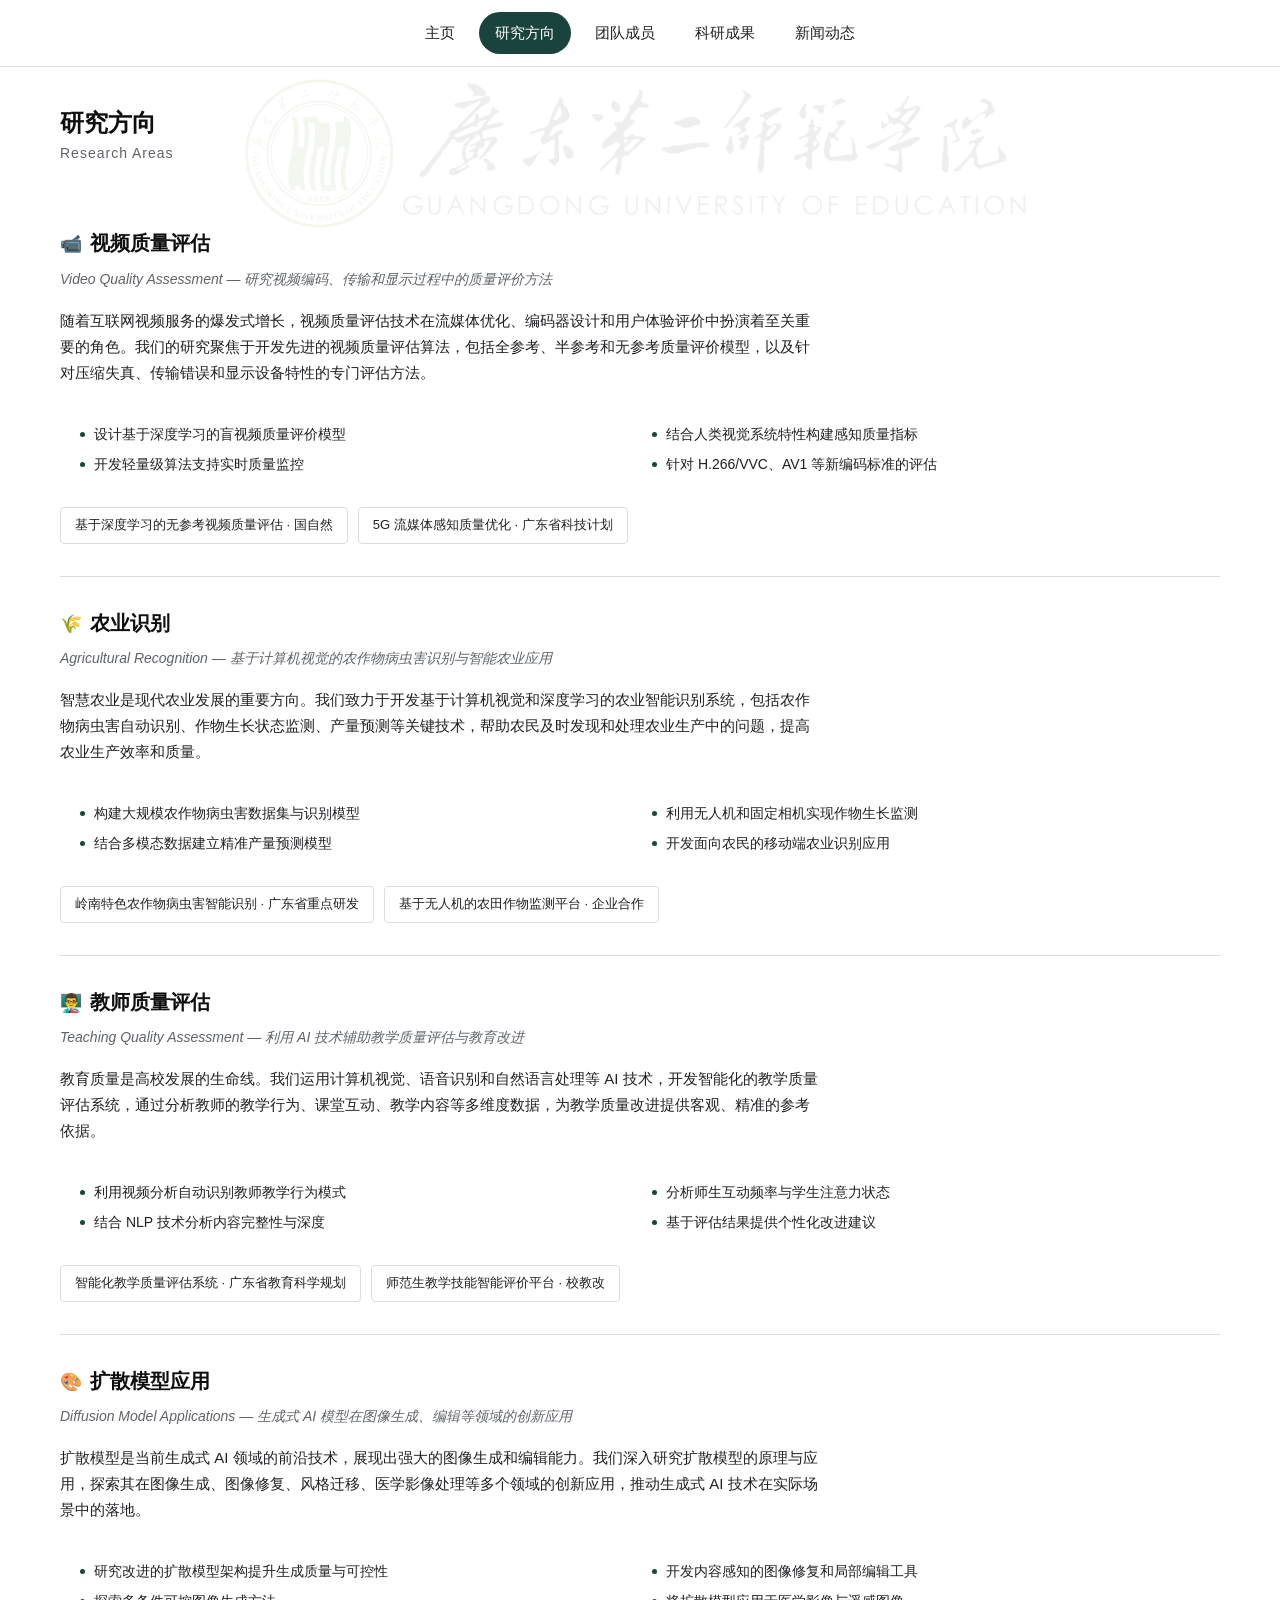
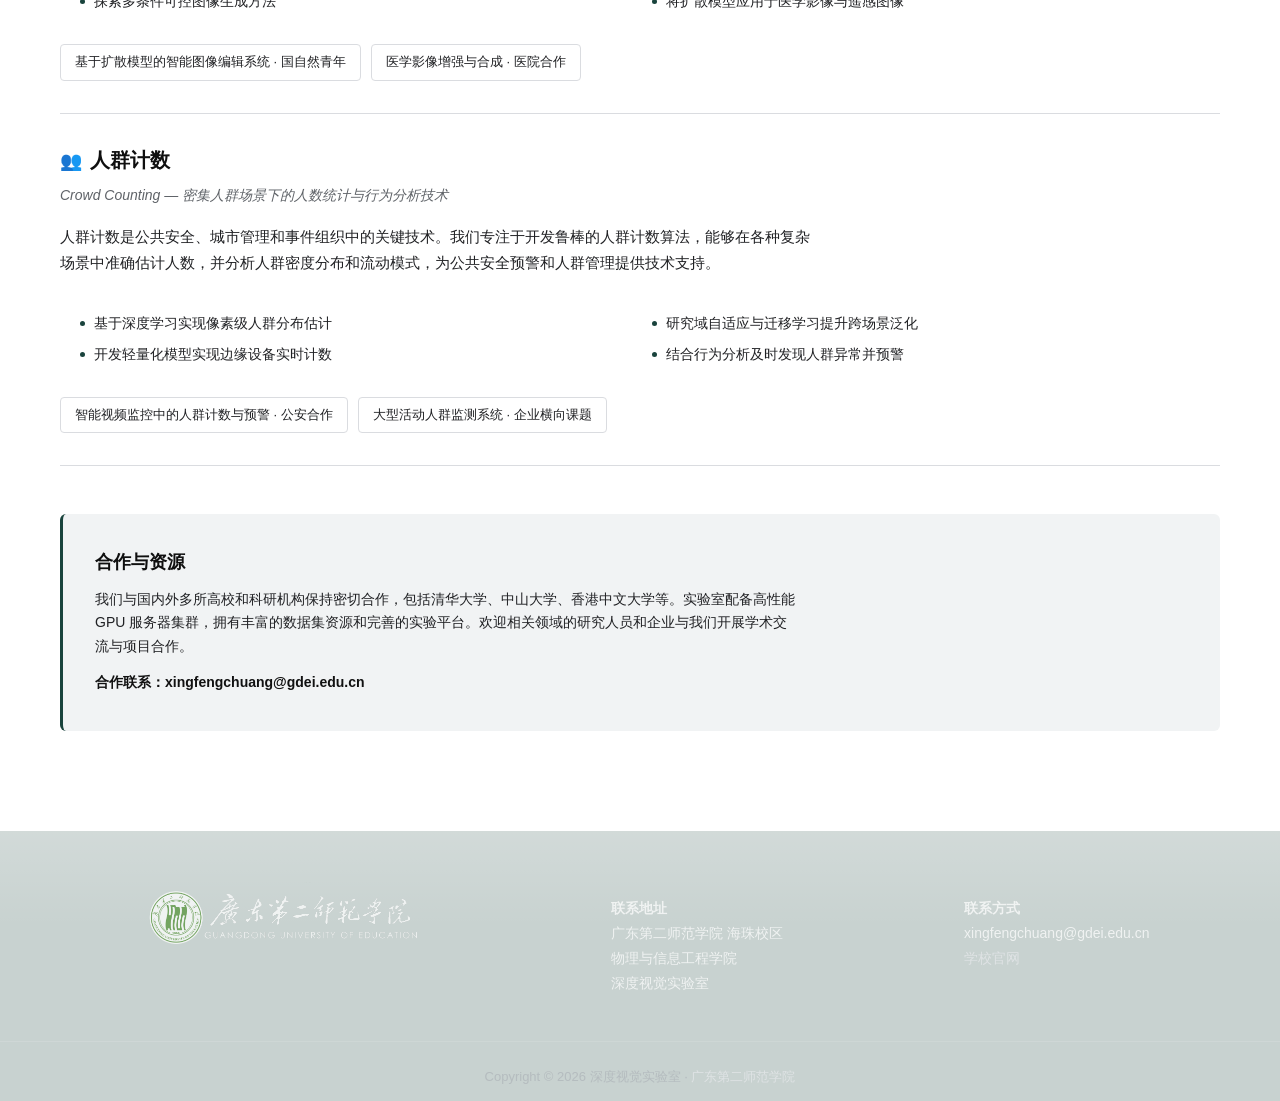
<file: research.html>
<!DOCTYPE html>
<html lang="zh-CN">
  <head>
    <meta charset="utf-8" />
    <meta name="viewport" content="width=device-width, initial-scale=1.0">
    <meta name="keywords" content="广东第二师范学院深度视觉实验室, 研究方向, 计算机视觉, 人工智能">
    <meta name="description" content="广东第二师范学院深度视觉实验室研究方向介绍">
    <title>研究方向 - 广东第二师范学院深度视觉实验室</title>

    <link rel="stylesheet" href="css/bootstrap.min.css">
    <link rel="stylesheet" href="css/common.css">
    <link rel="stylesheet" href="css/style.css" />

    <style>
      /* === 研究方向专属 === */

      /* 方向块 — 左侧色条 + 图标在标题左 */
      .research-block {
        padding: 32px 0; border-bottom: 1px solid var(--border);
      }
      .research-block:last-of-type { border-bottom: none; }

      .research-head {
        display: flex; align-items: baseline; gap: 8px; margin-bottom: 8px;
      }
      .research-head .icon { font-size: 18px; }
      .research-head h2 { font-size: 20px; margin: 0; }

      .research-subtitle {
        font-size: 14px; color: var(--text-muted); margin: 0 0 16px; font-style: italic;
      }
      .research-desc {
        font-size: 15px; line-height: 1.75; color: var(--text-body); margin-bottom: 20px; max-width: 760px;
      }

      /* 子要点列表 */
      .research-points {
        display: grid; grid-template-columns: 1fr 1fr; gap: 8px 24px;
        padding: 16px 20px; background: var(--bg-page); border-radius: 6px;
        margin-bottom: 16px;
      }
      .research-points .point {
        font-size: 14px; line-height: 1.6; color: var(--text-body);
        padding-left: 14px; position: relative;
      }
      .research-points .point::before {
        content: ''; position: absolute; left: 0; top: 9px;
        width: 5px; height: 5px; border-radius: 50%; background: var(--nav-active);
      }

      /* 项目标签 */
      .project-tags {
        display: flex; flex-wrap: wrap; gap: 10px; margin-top: 12px;
      }
      .project-tag {
        font-size: 13px; padding: 6px 14px; border-radius: 4px;
        background: var(--bg-card); border: 1px solid var(--border); color: var(--text-body);
      }

      /* 协作区 — 浅灰背景，不用渐变 */
      .collab-section {
        margin-top: 48px; padding: 36px 32px;
        background: var(--primary-light); border-radius: 6px;
        border-left: 3px solid var(--nav-active);
      }
      .collab-section h2 { font-size: 18px; margin: 0 0 12px; }
      .collab-section p  { font-size: 14px; color: var(--text-body); line-height: 1.7; margin: 0; max-width: 700px; }
      .collab-section .contact { margin-top: 12px; font-weight: 600; color: var(--primary); }

      /* 配图（可选） */
      .research-image {
        width: 100%; max-width: 600px; border-radius: 4px;
        margin: 12px 0 0; border: 1px solid var(--border);
      }

      @media (max-width: 768px) {
        .research-points { grid-template-columns: 1fr; }
        .research-block { padding: 24px 0; }
        .collab-section { padding: 24px 20px; }
      }
    
      .watermark::before { opacity: 0.07; }
    </style>
  </head>
  <body>
    <a class="skip-link" href="#main-content">跳到主要内容</a>

    <header class="main-header">
        <nav aria-label="主导航">
            <a href="index.html">主页</a>
            <a href="research.html" class="active" aria-current="page">研究方向</a>
            <a href="people.html">团队成员</a>
            <a href="publications.html">科研成果</a>
            <a href="news.html">新闻动态</a>
        </nav>
        <button class="menu-toggle" aria-label="展开或收起导航">☰</button>
    </header>

    <section class="page-title watermark">
      <h1>研究方向</h1>
      <p>Research Areas</p>
    </section>

    <div class="content-section" id="main-content">

      <!-- 方向 1：视频质量评估 -->
      <div class="research-block">
        <div class="research-head">
          <span class="icon">📹</span>
          <h2>视频质量评估</h2>
        </div>
        <p class="research-subtitle">Video Quality Assessment — 研究视频编码、传输和显示过程中的质量评价方法</p>
        <p class="research-desc">
          随着互联网视频服务的爆发式增长，视频质量评估技术在流媒体优化、编码器设计和用户体验评价中扮演着至关重要的角色。我们的研究聚焦于开发先进的视频质量评估算法，包括全参考、半参考和无参考质量评价模型，以及针对压缩失真、传输错误和显示设备特性的专门评估方法。
        </p>
        <div class="research-points">
          <span class="point">设计基于深度学习的盲视频质量评价模型</span>
          <span class="point">结合人类视觉系统特性构建感知质量指标</span>
          <span class="point">开发轻量级算法支持实时质量监控</span>
          <span class="point">针对 H.266/VVC、AV1 等新编码标准的评估</span>
        </div>
        <div class="project-tags">
          <span class="project-tag">基于深度学习的无参考视频质量评估 · 国自然</span>
          <span class="project-tag">5G 流媒体感知质量优化 · 广东省科技计划</span>
        </div>
      </div>

      <!-- 方向 2：农业识别 -->
      <div class="research-block">
        <div class="research-head">
          <span class="icon">🌾</span>
          <h2>农业识别</h2>
        </div>
        <p class="research-subtitle">Agricultural Recognition — 基于计算机视觉的农作物病虫害识别与智能农业应用</p>
        <p class="research-desc">
          智慧农业是现代农业发展的重要方向。我们致力于开发基于计算机视觉和深度学习的农业智能识别系统，包括农作物病虫害自动识别、作物生长状态监测、产量预测等关键技术，帮助农民及时发现和处理农业生产中的问题，提高农业生产效率和质量。
        </p>
        <div class="research-points">
          <span class="point">构建大规模农作物病虫害数据集与识别模型</span>
          <span class="point">利用无人机和固定相机实现作物生长监测</span>
          <span class="point">结合多模态数据建立精准产量预测模型</span>
          <span class="point">开发面向农民的移动端农业识别应用</span>
        </div>
        <div class="project-tags">
          <span class="project-tag">岭南特色农作物病虫害智能识别 · 广东省重点研发</span>
          <span class="project-tag">基于无人机的农田作物监测平台 · 企业合作</span>
        </div>
      </div>

      <!-- 方向 3：教师质量评估 -->
      <div class="research-block">
        <div class="research-head">
          <span class="icon">👨‍🏫</span>
          <h2>教师质量评估</h2>
        </div>
        <p class="research-subtitle">Teaching Quality Assessment — 利用 AI 技术辅助教学质量评估与教育改进</p>
        <p class="research-desc">
          教育质量是高校发展的生命线。我们运用计算机视觉、语音识别和自然语言处理等 AI 技术，开发智能化的教学质量评估系统，通过分析教师的教学行为、课堂互动、教学内容等多维度数据，为教学质量改进提供客观、精准的参考依据。
        </p>
        <div class="research-points">
          <span class="point">利用视频分析自动识别教师教学行为模式</span>
          <span class="point">分析师生互动频率与学生注意力状态</span>
          <span class="point">结合 NLP 技术分析内容完整性与深度</span>
          <span class="point">基于评估结果提供个性化改进建议</span>
        </div>
        <div class="project-tags">
          <span class="project-tag">智能化教学质量评估系统 · 广东省教育科学规划</span>
          <span class="project-tag">师范生教学技能智能评价平台 · 校教改</span>
        </div>
      </div>

      <!-- 方向 4：扩散模型应用 -->
      <div class="research-block">
        <div class="research-head">
          <span class="icon">🎨</span>
          <h2>扩散模型应用</h2>
        </div>
        <p class="research-subtitle">Diffusion Model Applications — 生成式 AI 模型在图像生成、编辑等领域的创新应用</p>
        <p class="research-desc">
          扩散模型是当前生成式 AI 领域的前沿技术，展现出强大的图像生成和编辑能力。我们深入研究扩散模型的原理与应用，探索其在图像生成、图像修复、风格迁移、医学影像处理等多个领域的创新应用，推动生成式 AI 技术在实际场景中的落地。
        </p>
        <div class="research-points">
          <span class="point">研究改进的扩散模型架构提升生成质量与可控性</span>
          <span class="point">开发内容感知的图像修复和局部编辑工具</span>
          <span class="point">探索多条件可控图像生成方法</span>
          <span class="point">将扩散模型应用于医学影像与遥感图像</span>
        </div>
        <div class="project-tags">
          <span class="project-tag">基于扩散模型的智能图像编辑系统 · 国自然青年</span>
          <span class="project-tag">医学影像增强与合成 · 医院合作</span>
        </div>
      </div>

      <!-- 方向 5：人群计数 -->
      <div class="research-block">
        <div class="research-head">
          <span class="icon">👥</span>
          <h2>人群计数</h2>
        </div>
        <p class="research-subtitle">Crowd Counting — 密集人群场景下的人数统计与行为分析技术</p>
        <p class="research-desc">
          人群计数是公共安全、城市管理和事件组织中的关键技术。我们专注于开发鲁棒的人群计数算法，能够在各种复杂场景中准确估计人数，并分析人群密度分布和流动模式，为公共安全预警和人群管理提供技术支持。
        </p>
        <div class="research-points">
          <span class="point">基于深度学习实现像素级人群分布估计</span>
          <span class="point">研究域自适应与迁移学习提升跨场景泛化</span>
          <span class="point">开发轻量化模型实现边缘设备实时计数</span>
          <span class="point">结合行为分析及时发现人群异常并预警</span>
        </div>
        <div class="project-tags">
          <span class="project-tag">智能视频监控中的人群计数与预警 · 公安合作</span>
          <span class="project-tag">大型活动人群监测系统 · 企业横向课题</span>
        </div>
      </div>

      <!-- 协作 -->
      <div class="collab-section">
        <h2>合作与资源</h2>
        <p>
          我们与国内外多所高校和科研机构保持密切合作，包括清华大学、中山大学、香港中文大学等。实验室配备高性能 GPU 服务器集群，拥有丰富的数据集资源和完善的实验平台。欢迎相关领域的研究人员和企业与我们开展学术交流与项目合作。
        </p>
        <p class="contact">合作联系：xingfengchuang@gdei.edu.cn</p>
      </div>

    </div>

    <footer class="main-footer">
        <div class="footer-content">
            <img src="images/white logo.png" alt="广东第二师范学院" class="logo-university-footer"
                 onerror="this.src='https://placehold.co/350x60/555/ccc?text=University+Logo'; this.onerror=null;">
            <address>
              <strong style="color: var(--footer-text);">联系地址</strong><br>
              广东第二师范学院 海珠校区<br>
              物理与信息工程学院<br>
              深度视觉实验室
            </address>
            <address>
              <strong style="color: var(--footer-text);">联系方式</strong><br>
              xingfengchuang@gdei.edu.cn<br>
              <a href="https://www.gdei.edu.cn/" target="_blank">学校官网</a>
            </address>
        </div>
        <div class="footer-bottom">
          Copyright &copy; <span id="copyright-year">2025</span> 深度视觉实验室 ·
          <a href="https://www.gdei.edu.cn/" target="_blank">广东第二师范学院</a>
        </div>
    </footer>

    <script src="js/jquery.min.js"></script>
    <script src="js/bootstrap.min.js"></script>
    <script src="js/common.js?v=footer-reveal"></script>
    <script>
      try { document.getElementById('copyright-year').textContent = new Date().getFullYear(); } catch (e) {}
      (function () {
        var t = document.querySelector('.main-header .menu-toggle');
        var h = document.querySelector('.main-header');
        if (t && h) t.addEventListener('click', function () { h.classList.toggle('nav-open'); });
      })();
    </script>
  </body>
</html>
</file>
<file: css/common.css>
/* ============================================================
   深度视觉实验室 — 公共样式 (common.css)
   色板：Flow 风格黑白灰 / 内容图片保留原色
   ============================================================ */

/* ---- CSS 变量 ---- */
:root {
  --primary-dark: #000000;
  --primary-hover: #202124;
  --primary: #111111;
  --nav-active: #19433C;
  --nav-active-hover: #102C28;
  --nav-hover-bg: #EEF4F2;
  --secondary: #5F6368;
  --accent: #3C4043;
  --primary-light: #F1F3F4;
  --accent-light: #E8EAED;
  --text-heading: #0F0F0F;
  --text-body: #202124;
  --text-muted: #5F6368;
  --text-inverse: #ffffff;
  --bg-page: #ffffff;
  --bg-card: #ffffff;
  --border: #DADCE0;
  --shadow: 0 1px 3px rgba(0,0,0,0.08);
  --radius: 8px;
  --footer-bg: var(--nav-active);
  --footer-text: #ffffff;
  --footer-link: #E8EAED;
  --footer-muted: #AEB4B9;
}

/* ---- 排版 ---- */
body {
  font-family: -apple-system, BlinkMacSystemFont, 'Segoe UI', Roboto, 'Helvetica Neue', Arial, sans-serif;
  line-height: 1.7; color: var(--text-body); background: var(--bg-page);
  margin: 0; padding: 0; -webkit-font-smoothing: antialiased;
}
h1 { font-size: clamp(24px, 4vw, 32px); font-weight: 800; color: var(--text-heading); line-height: 1.3; }
h2 { font-size: clamp(18px, 3vw, 22px); font-weight: 700; color: var(--text-heading); line-height: 1.4; }
h3 { font-size: clamp(15px, 2.5vw, 18px); font-weight: 600; color: var(--text-heading); line-height: 1.5; }
h4 { font-size: 15px; font-weight: 600; color: var(--text-heading); line-height: 1.5; }
p  { margin: 0 0 12px; font-size: 15px; line-height: 1.7; color: var(--text-body); }
a  { color: var(--primary); text-decoration: none; transition: color 0.15s; }
a:hover { color: var(--primary-hover); }

/* 无障碍 */
.skip-link {
  position: absolute; left: -9999px; top: auto; width: 1px; height: 1px; overflow: hidden;
}
.skip-link:focus {
  left: 12px; top: 8px; width: auto; height: auto;
  background: var(--nav-active); color: var(--text-inverse);
  padding: 8px 14px; border-radius: 6px; z-index: 1001; text-decoration: none;
}

/* ============================================================
   HEADER — 纯导航，无 Logo
   ============================================================ */
.main-header {
  display: flex; align-items: center; justify-content: center;
  width: 100%; padding: 12px 20px; box-sizing: border-box;
  border-bottom: 1px solid var(--border); background: var(--bg-card);
}
.main-header nav {
  display: flex; justify-content: center; gap: 8px;
  max-width: 1200px; width: 100%;
}
.main-header nav a {
  text-decoration: none; color: var(--text-body); font-weight: 500;
  font-size: 15px; padding: 8px 16px; border-radius: 999px; transition: all 0.15s;
}
.main-header nav a:hover { color: var(--nav-active); background-color: var(--nav-hover-bg); }
.main-header nav a.active { color: var(--text-inverse); background-color: var(--nav-active); }

.menu-toggle {
  display: none; background: var(--bg-card); border: 1px solid var(--border);
  padding: 8px 12px; border-radius: 6px; cursor: pointer; font-size: 18px;
  position: absolute; right: 20px;
}
.menu-toggle:focus { outline: 2px solid var(--primary); }

@media (max-width: 900px) {
  .main-header { justify-content: flex-start; position: relative; }
  .main-header nav { display: none; }
  .menu-toggle { display: block; }
  .main-header.nav-open { flex-wrap: wrap; }
  .main-header.nav-open nav {
    display: flex; flex-direction: column; width: 100%;
    align-items: center; gap: 6px; padding-top: 12px; order: 3;
  }
}

/* ============================================================
   WATERMARK — 大 Logo 水印（每页标题区使用）
   ============================================================ */
.watermark {
  position: relative; overflow: visible;
  --parallax-y: 0px;
}
.watermark::before {
  content: '';
  position: absolute;
  top: -50px; left: 12%;
  width: 880px; height: 280px;
  background: url('../images/black logo.png') center/contain no-repeat;
  opacity: 0.05;
  pointer-events: none; z-index: 0;
  transform: translateY(var(--parallax-y));
}
.watermark > * { position: relative; z-index: 1; }

/* ============================================================
   FOOTER
   ============================================================ */
.main-footer {
  --footer-progress: 0;
  position: relative; overflow: hidden; isolation: isolate;
  background-color: transparent; color: var(--footer-text);
  padding: 40px 0 20px; margin-top: 60px;
}
.main-footer::before {
  content: '';
  position: absolute; inset: 0; z-index: 0;
  background: var(--footer-bg);
  opacity: calc(0.24 + (var(--footer-progress) * 0.76));
}
.main-footer::after {
  content: '';
  position: absolute; left: 0; right: 0; top: 0; z-index: 0;
  height: 96px;
  background: linear-gradient(to bottom, rgba(255,255,255,0.18), rgba(255,255,255,0));
  opacity: calc(1 - var(--footer-progress));
  pointer-events: none;
}
.main-footer .footer-content {
  position: relative; z-index: 1;
  display: flex; justify-content: space-around; align-items: flex-start;
  max-width: 1200px; margin: 0 auto; padding: 0 20px; flex-wrap: wrap; gap: 40px;
  opacity: calc(0.72 + (var(--footer-progress) * 0.28));
  transform: translateY(calc((1 - var(--footer-progress)) * 10px));
  transition: opacity 0.12s linear, transform 0.12s linear;
}
.main-footer .logo-university-footer {
  width: 100%; max-width: clamp(200px, 32vw, 300px); height: auto;
  filter: none; opacity: 1;
}
.main-footer address { font-size: 14px; font-style: normal; line-height: 1.8; }
.main-footer a { color: var(--footer-link); text-decoration: none; }
.main-footer a:hover { color: var(--footer-text); }
.footer-bottom {
  position: relative; z-index: 1;
  text-align: center; padding-top: 24px; margin-top: 32px;
  border-top: 1px solid rgba(255,255,255,0.16);
  font-size: 13px; color: var(--footer-muted);
  opacity: calc(0.72 + (var(--footer-progress) * 0.28));
  transform: translateY(calc((1 - var(--footer-progress)) * 8px));
  transition: opacity 0.12s linear, transform 0.12s linear;
}
@media (max-width: 768px) {
  .main-footer .footer-content { flex-direction: column; text-align: center; gap: 24px; padding: 12px; }
  .main-footer .logo-university-footer { max-width: 200px; }
}

/* ============================================================
   页面标题 & 内容容器
   ============================================================ */
.page-title {
  padding: 40px 20px 32px; text-align: left; max-width: 1200px; margin: 0 auto;
}
.page-title h1 { margin: 0 0 4px; font-size: 24px; color: var(--text-heading); }
.page-title p  { margin: 0; font-size: 14px; color: var(--text-muted); font-weight: 500; letter-spacing: 1px; }

.content-section { max-width: 1200px; margin: 0 auto; padding: 0 20px 40px; }

/* ============================================================
   通用组件
   ============================================================ */
.btn {
  display: inline-block; padding: 10px 20px; border-radius: 6px;
  font-weight: 600; font-size: 14px; text-decoration: none; transition: all 0.15s;
  border: none; cursor: pointer; line-height: 1.5;
}
.btn-primary { background: var(--nav-active); color: var(--text-inverse); }
.btn-primary:hover { background: var(--nav-active-hover); }
.btn-outline { background: var(--bg-card); color: var(--nav-active); border: 1.5px solid var(--nav-active); }
.btn-outline:hover { background: var(--nav-active); color: var(--text-inverse); }

.tag {
  display: inline-block; padding: 3px 10px; border-radius: 4px;
  font-size: 12px; font-weight: 600; letter-spacing: 0.3px;
  background: var(--primary-light); color: var(--primary);
}
.tag.highlight { background: var(--accent-light); color: var(--text-body); }
</file>
<file: css/style.css>
/* ============================================================
   全局补充样式 — 仅保留仍在使用或作为兜底的规则
   公共 header/footer/布局规则已移至 common.css
   ============================================================ */

/* ---- 基础 ---- */
a { color: var(--primary); }
a:focus, a:hover { color: var(--primary-hover); text-decoration: none; }

/* ---- 工具类 ---- */
.right  { float: right; }
.left   { float: left; }
.center { text-align: center; }
address { margin: 15px 0; }

.container {
  max-width: 1200px;
  margin: 0 auto;
  padding: 0 15px;
}

/* ============================================================
   全局移动端适配（兜底规则）
   ============================================================ */
@media (max-width: 900px) {
  img {
    max-width: 100%;
    height: auto;
  }

  table {
    max-width: 100%;
    display: block;
    overflow-x: auto;
    -webkit-overflow-scrolling: touch;
  }

  nav a, .btn, button, .pub-link {
    min-height: 44px;
    line-height: 44px;
    padding: 0 14px;
  }

  body {
    font-size: 16px;
    -webkit-text-size-adjust: 100%;
  }

  h1 { font-size: clamp(22px, 5vw, 32px) !important; }
  h2 { font-size: clamp(18px, 4vw, 26px) !important; }
  h3 { font-size: clamp(16px, 3.5vw, 22px) !important; }
}
</file>
<file: css/viewer.css>
/*!
 * Viewer v0.1.0
 * https://github.com/fengyuanchen/viewer
 *
 * Copyright (c) 2015 Fengyuan Chen
 * Released under the MIT license
 *
 * Date: 2015-09-02T09:08:17.223Z
 */
.viewer-zoom-in:before,
.viewer-zoom-out:before,
.viewer-one-to-one:before,
.viewer-reset:before,
.viewer-prev:before,
.viewer-play:before,
.viewer-next:before,
.viewer-rotate-left:before,
.viewer-rotate-right:before,
.viewer-flip-horizontal:before,
.viewer-flip-vertical:before,
.viewer-fullscreen:before,
.viewer-fullscreen-exit:before,
.viewer-close:before {
  display: block;
  width: 20px;
  height: 20px;
  font-size: 0;
  line-height: 0;
  color: transparent; 
  background-image: url("[data-uri]");
  background-repeat: no-repeat;
}

.viewer-zoom-in:before {
  content: "Zoom In"; 
  background-position: 0 0;
}

.viewer-zoom-out:before {
  content: "Zoom Out"; 
  background-position: -20px 0;
}

.viewer-one-to-one:before {
  content: "One to One"; 
  background-position: -40px 0;
}

.viewer-reset:before {
  content: "Reset"; 
  background-position: -60px 0;
}

.viewer-prev:before {
  content: "Previous"; 
  background-position: -80px 0;
}

.viewer-play:before {
  content: "Play"; 
  background-position: -100px 0;
}

.viewer-next:before {
  content: "Next"; 
  background-position: -120px 0;
}

.viewer-rotate-left:before {
  content: "Rotate Left"; 
  background-position: -140px 0;
}

.viewer-rotate-right:before {
  content: "Rotate Right"; 
  background-position: -160px 0;
}

.viewer-flip-horizontal:before {
  content: "Flip Horizontal"; 
  background-position: -180px 0;
}

.viewer-flip-vertical:before {
  content: "Flip Vertical"; 
  background-position: -200px 0;
}

.viewer-fullscreen:before {
  content: "Enter Full Screen"; 
  background-position: -220px 0;
}

.viewer-fullscreen-exit:before {
  content: "Exit Full Screen"; 
  background-position: -240px 0;
}

.viewer-close:before {
  content: "Close"; 
  background-position: -260px 0;
}

.viewer-container {
  position: absolute;
  top: 0;
  right: 0;
  bottom: 0;
  left: 0;
  overflow: hidden;
  font-size: 0;
  line-height: 0;
  -ms-touch-action: none;
      touch-action: none;
  -webkit-user-select: none;
     -moz-user-select: none;
      -ms-user-select: none;
          user-select: none;
  background-color: #000;
  background-color: rgba(0, 0, 0, .5); 

  direction: ltr !important;
  -webkit-tap-highlight-color: transparent;
  -webkit-touch-callout: none;
}
.viewer-container::-moz-selection,
  .viewer-container *::-moz-selection {
  background-color: transparent;
}
.viewer-container::selection,
  .viewer-container *::selection {
  background-color: transparent;
}
.viewer-container img {
  display: block;
  width: 100%;
  min-width: 0 !important;
  max-width: none !important;
  height: 100%;
  min-height: 0 !important;
  max-height: none !important;
}

.viewer-canvas {
  position: absolute;
  top: 0;
  right: 0;
  bottom: 0;
  left: 0;
  overflow: hidden;
}

.viewer-footer {
  position: absolute;
  right: 0;
  bottom: 0;
  left: 0;
  overflow: hidden; 
  text-align: center;
}

.viewer-navbar {
  overflow: hidden;
  background-color: #000;
  background-color: rgba(0, 0, 0, .5);
}

.viewer-list {
  height: 50px;
  -webkit-box-sizing: content-box;
     -moz-box-sizing: content-box;
          box-sizing: content-box;
  padding: 1px 0;
  margin: 0;
  overflow: hidden;
}
.viewer-list > li {
  float: left;
  width: 30px;
  height: 50px;
  overflow: hidden;
  font-size: 0;
  line-height: 0;
  color: transparent;
  cursor: pointer;
  filter: alpha(opacity=50); 
  opacity: .5;
}
.viewer-list > li + li {
  margin-left: 1px;
}
.viewer-list > .viewer-active {
  filter: alpha(opacity=100); 
  opacity: 1;
}

.viewer-player {
  position: absolute;
  top: 0;
  right: 0;
  bottom: 0;
  left: 0;
  display: none;
  cursor: none; 
  background-color: #000;
}
.viewer-player > img {
  position: absolute;
  top: 0;
  left: 0;
}

.viewer-toolbar {
  width: 280px;
  padding: 3px 0;
  margin: 0 auto 5px;
  overflow: hidden;
}
.viewer-toolbar > li {
  float: left;
  width: 24px;
  height: 24px;
  overflow: hidden;
  cursor: pointer;
  background-color: #000;
  background-color: rgba(0, 0, 0, .5); 
  border-radius: 50%;
}
.viewer-toolbar > li:hover {
  background-color: #000;
  background-color: rgba(0, 0, 0, .8);
}
.viewer-toolbar > li:before {
  margin: 2px;
}
.viewer-toolbar > li + li {
  margin-left: 1px;
}
.viewer-toolbar > .viewer-play {
  width: 30px;
  height: 30px;
  margin-top: -3px;
  margin-bottom: -3px;
}
.viewer-toolbar > .viewer-play:before {
  margin: 5px;
}

.viewer-tooltip {
  position: absolute;
  top: 50%;
  left: 50%;
  display: none;
  width: 50px;
  height: 20px;
  margin-top: -10px;
  margin-left: -25px;
  font-size: 12px;
  line-height: 20px;
  color: #fff;
  text-align: center;
  background-color: #000;
  background-color: rgba(0, 0, 0, .8); 
  border-radius: 10px;
}

.viewer-title {
  display: inline-block;
  max-width: 90%;
  margin: 0 5% 5px;
  overflow: hidden;
  font-size: 12px;
  line-height: 1;
  color: #ccc;
  text-overflow: ellipsis;
  white-space: nowrap;
  filter: alpha(opacity=80); 
  opacity: .8;
}
.viewer-title:hover {
  filter: alpha(opacity=100); 
  opacity: 1;
}

.viewer-button {
  position: absolute;
  top: -40px;
  right: -40px;
  width: 80px;
  height: 80px;
  overflow: hidden;
  cursor: pointer;
  background-color: #000;
  background-color: rgba(0, 0, 0, .5); 
  border-radius: 50%;
}
.viewer-button:before {
  position: absolute;
  bottom: 15px;
  left: 15px;
}

.viewer-fixed {
  position: fixed;
}

.viewer-open {
  overflow: hidden;
}

.viewer-show {
  display: block;
}

.viewer-hide {
  display: none;
}

.viewer-invisible {
  visibility: hidden;
}

.viewer-toggle {
  cursor: pointer;
  cursor: -webkit-zoom-in;
  cursor:         zoom-in;
}

.viewer-move {
  cursor: move;
  cursor: -webkit-grab;
  cursor:    -moz-grab;
  cursor:         grab;
}

.viewer-fade {
  filter: alpha(opacity=0); 
  opacity: 0;
}

.viewer-in {
  filter: alpha(opacity=100); 
  opacity: 1;
}

.viewer-transition {
  -webkit-transition: all .3s ease-out;
       -o-transition: all .3s ease-out;
          transition: all .3s ease-out;
}
</file>
